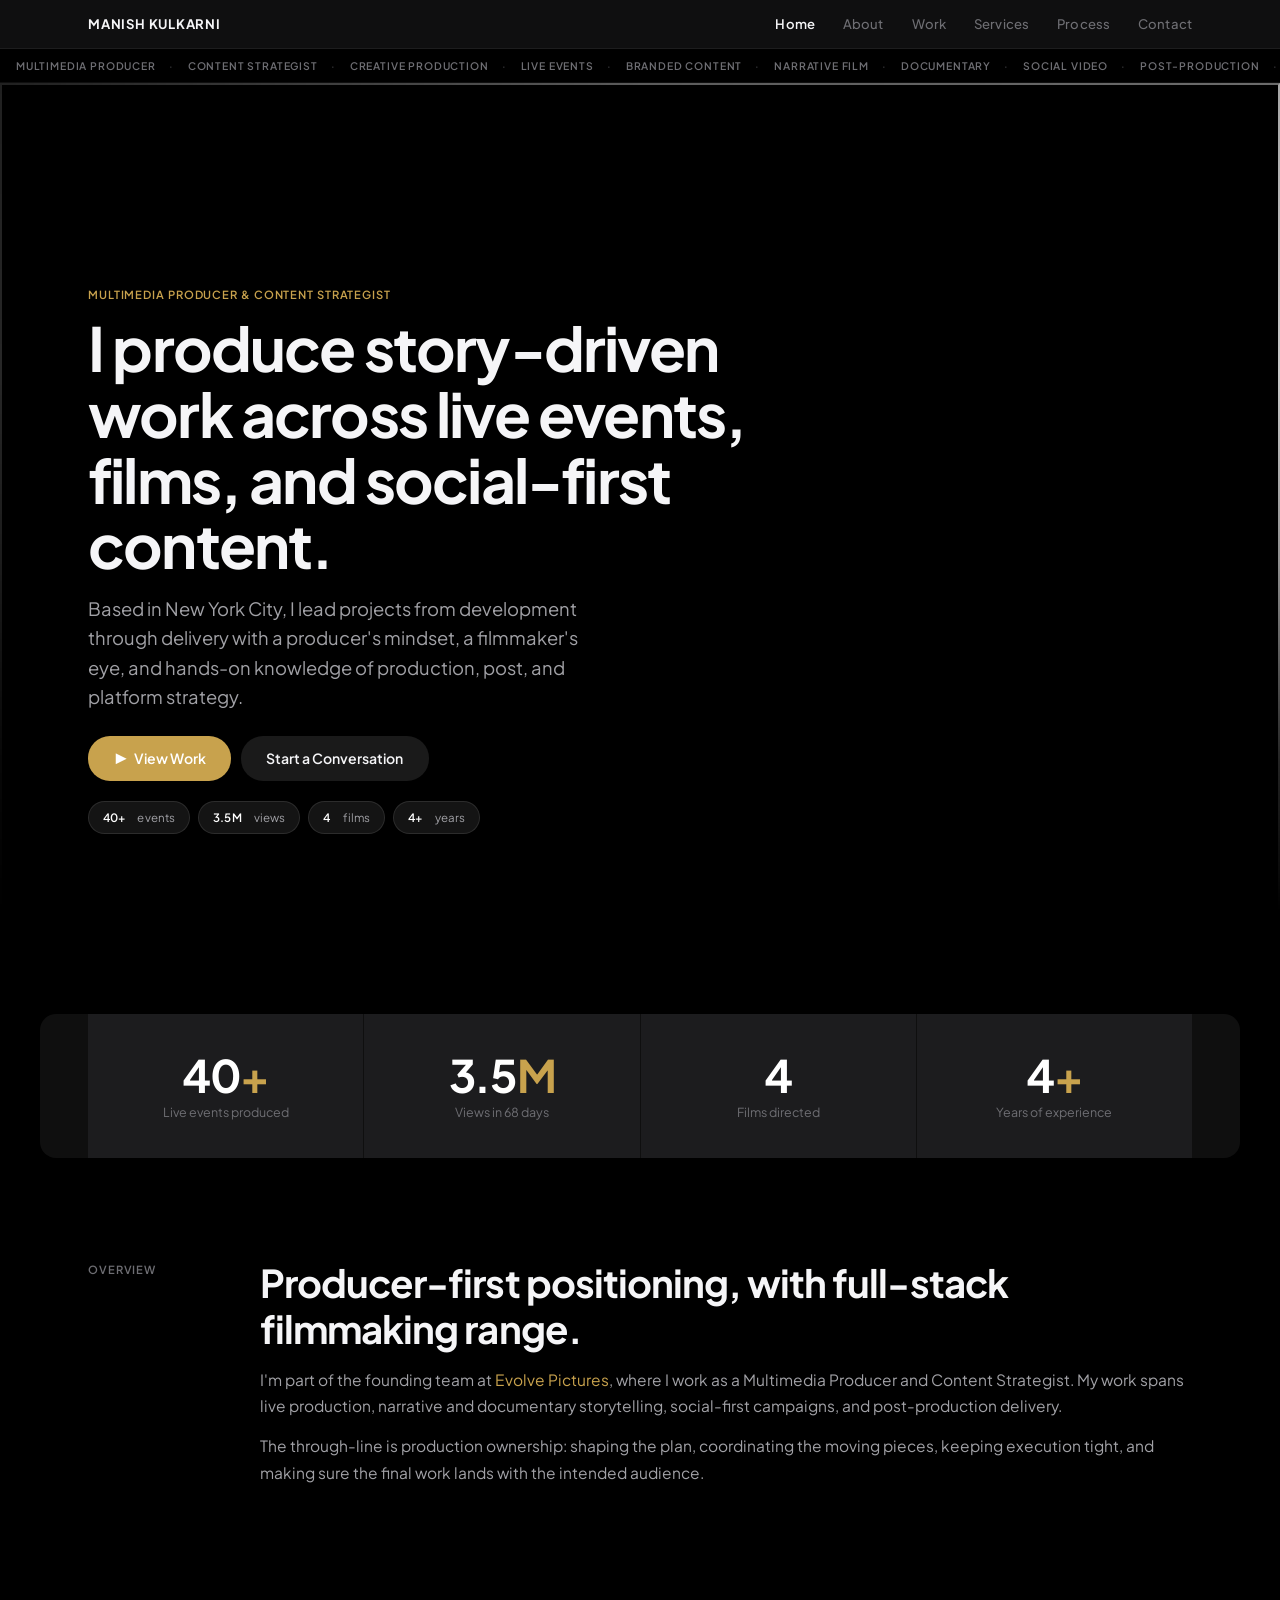
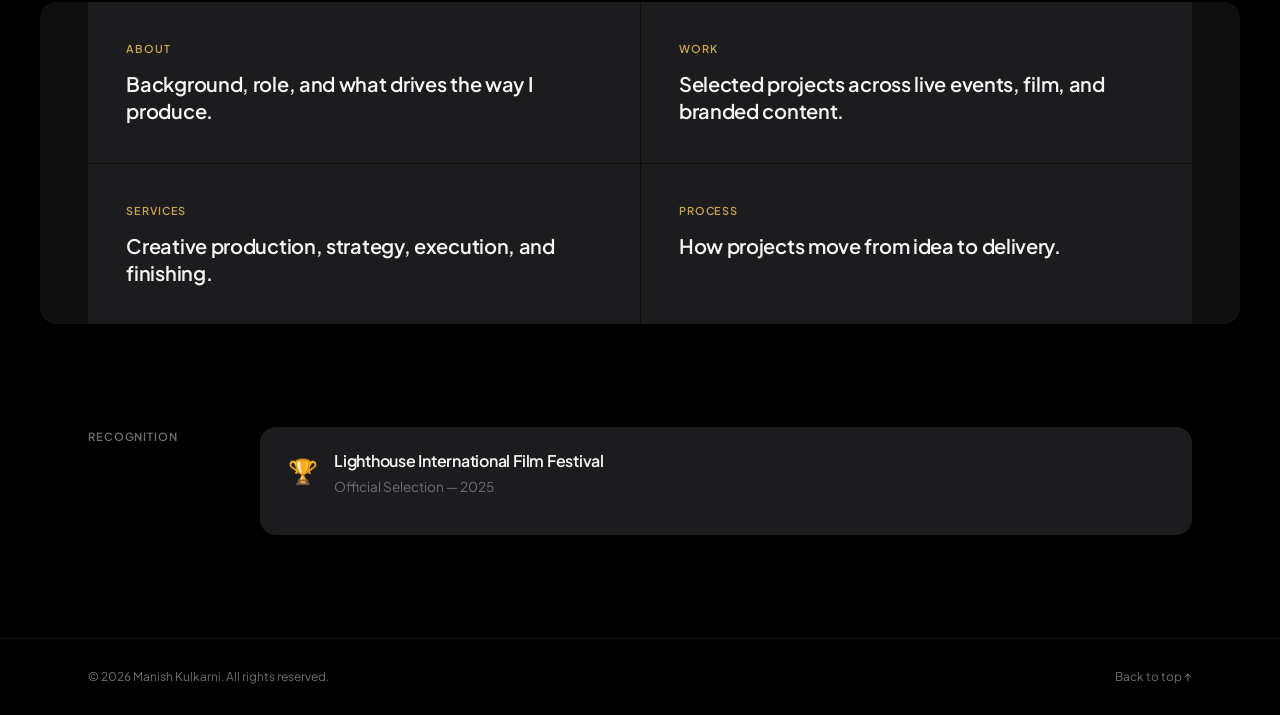
<file: index.html>
<!DOCTYPE html>
<html lang="en">
<head>
  <meta charset="UTF-8" />
  <meta name="viewport" content="width=device-width, initial-scale=1.0" />
  <meta name="theme-color" content="#000000" />
  <link rel="preconnect" href="https://fonts.googleapis.com" />
  <link rel="preconnect" href="https://fonts.gstatic.com" crossorigin />
  <link href="https://fonts.googleapis.com/css2?family=Plus+Jakarta+Sans:wght@400;500;600;700;800&display=swap" rel="stylesheet" />
  <link rel="stylesheet" href="styles.css" />
  <title>Manish Kulkarni | Multimedia Producer & Content Strategist</title>
  <meta name="description" content="Multimedia Producer and Content Strategist based in New York City, producing live events, films, and social-first content from development through delivery." />
  <link rel="canonical" href="https://manishkulkarni.com" />
  <meta property="og:title" content="Manish Kulkarni | Multimedia Producer & Content Strategist" />
  <meta property="og:description" content="Multimedia Producer and Content Strategist based in New York City, producing live events, films, and social-first content from development through delivery." />
  <meta property="og:image" content="https://img.youtube.com/vi/apMcm9dKz2E/maxresdefault.jpg" />
  <meta property="og:url" content="https://manishkulkarni.com" />
  <meta property="og:type" content="website" />
  <meta property="og:site_name" content="Manish Kulkarni" />
  <meta name="twitter:card" content="summary_large_image" />
  <meta name="twitter:title" content="Manish Kulkarni | Multimedia Producer & Content Strategist" />
  <meta name="twitter:description" content="Multimedia Producer and Content Strategist based in New York City, producing live events, films, and social-first content from development through delivery." />
  <meta name="twitter:image" content="https://img.youtube.com/vi/apMcm9dKz2E/maxresdefault.jpg" />
  <script type="application/ld+json">{
  "@context": "https://schema.org",
  "@type": "Person",
  "name": "Manish Kulkarni",
  "jobTitle": "Multimedia Producer & Content Strategist",
  "description": "Multimedia Producer and Content Strategist based in New York City.",
  "url": "https://manishkulkarni.com",
  "sameAs": ["https://www.instagram.com/manishkulkarnii", "https://linkedin.com/in/manishkulkarni-", "https://vimeo.com/manishkulkarni", "https://www.youtube.com/@Evolvepictures"]
}</script>
</head>

<body>
  <header class="site-header" id="top">
    <div class="wrapper header-inner">
      <a href="index.html" class="brand">MANISH KULKARNI</a>
      <button class="nav-toggle" aria-label="Open menu" aria-expanded="false" aria-controls="site-nav">
        <span class="nav-toggle-bar"></span>
        <span class="nav-toggle-bar"></span>
        <span class="nav-toggle-bar"></span>
      </button>
      <nav class="site-nav" id="site-nav" aria-label="Main navigation">
        <a href="index.html" class="is-active">Home</a>
        <a href="about.html">About</a>
        <a href="work.html">Work</a>
        <a href="services.html">Services</a>
        <a href="process.html">Process</a>
        <a href="contact.html">Contact</a>
      </nav>
    </div>
  </header>

  <div class="skills-ticker" aria-label="Creative skills">
    <div class="skills-ticker-inner">
      <div class="skills-ticker-track" aria-hidden="true">
        <span>Multimedia Producer</span><span>Content Strategist</span><span>Creative Production</span><span>Live Events</span><span>Branded Content</span><span>Narrative Film</span><span>Documentary</span><span>Social Video</span><span>Post-Production</span><span>Multi-Camera</span><span>NYC</span><span>Lighthouse IFF 2025</span>
      </div>
      <div class="skills-ticker-track" aria-hidden="true">
        <span>Multimedia Producer</span><span>Content Strategist</span><span>Creative Production</span><span>Live Events</span><span>Branded Content</span><span>Narrative Film</span><span>Documentary</span><span>Social Video</span><span>Post-Production</span><span>Multi-Camera</span><span>NYC</span><span>Lighthouse IFF 2025</span>
      </div>
    </div>
  </div>

<main>
  <!-- ═══ BILLBOARD HERO — autoplay showreel ═══ -->
  <section class="hero-billboard" id="home-hero">
    <div class="hero-billboard-bg">
      <iframe
        src="https://player.vimeo.com/video/1177125672?autoplay=1&muted=1&loop=1&background=1&quality=1080p"
        allow="autoplay; fullscreen"
        allowfullscreen
        title="Showreel background"
        style="pointer-events:none;"
      ></iframe>
    </div>
    <div class="hero-billboard-content">
      <p class="eyebrow">Multimedia Producer &amp; Content Strategist</p>
      <h1>I produce story-driven work across live events, films, and social-first content.</h1>
      <p class="lede">Based in New York City, I lead projects from development through delivery with a producer's mindset, a filmmaker's eye, and hands-on knowledge of production, post, and platform strategy.</p>
      <div class="hero-actions">
        <a href="work.html#selected-work" class="btn btn-primary">▶&ensp;View Work</a>
        <a href="contact.html#reach-out" class="btn btn-ghost">Start a Conversation</a>
      </div>
      <div class="hero-stat-pills">
        <span class="hero-stat-pill"><span class="stat-value">40+</span>&nbsp;<span class="stat-label">events</span></span>
        <span class="hero-stat-pill"><span class="stat-value">3.5M</span>&nbsp;<span class="stat-label">views</span></span>
        <span class="hero-stat-pill"><span class="stat-value">4</span>&nbsp;<span class="stat-label">films</span></span>
        <span class="hero-stat-pill"><span class="stat-value">4+</span>&nbsp;<span class="stat-label">years</span></span>
      </div>
    </div>
  </section>

  <!-- ═══ STATS ═══ -->
  <section class="wrapper stats-strip reveal" aria-label="Key stats" id="home-stats">
    <div class="stat-item"><span class="stat-number">40<span class="stat-plus">+</span></span><p>Live events produced</p></div>
    <div class="stat-item"><span class="stat-number">3.5<span class="stat-plus">M</span></span><p>Views in 68 days</p></div>
    <div class="stat-item"><span class="stat-number">4</span><p>Films directed</p></div>
    <div class="stat-item"><span class="stat-number">4<span class="stat-plus">+</span></span><p>Years of experience</p></div>
  </section>

  <!-- ═══ OVERVIEW ═══ -->
  <section class="wrapper split-section reveal" id="home-overview">
    <div class="section-label">Overview</div>
    <div class="section-content">
      <h2>Producer-first positioning, with full-stack filmmaking range.</h2>
      <p>I'm part of the founding team at <a href="https://evolvepictures.com/" target="_blank" rel="noopener">Evolve Pictures</a>, where I work as a Multimedia Producer and Content Strategist. My work spans live production, narrative and documentary storytelling, social-first campaigns, and post-production delivery.</p>
      <p>The through-line is production ownership: shaping the plan, coordinating the moving pieces, keeping execution tight, and making sure the final work lands with the intended audience.</p>
    </div>
  </section>

  <!-- ═══ PAGE NAVIGATION GRID ═══ -->
  <section class="wrapper home-grid reveal" id="home-pages">
    <a class="feature-card" href="about.html#story">
      <span class="feature-kicker">About</span>
      <h3>Background, role, and what drives the way I produce.</h3>
    </a>
    <a class="feature-card" href="work.html#selected-work">
      <span class="feature-kicker">Work</span>
      <h3>Selected projects across live events, film, and branded content.</h3>
    </a>
    <a class="feature-card" href="services.html#offerings">
      <span class="feature-kicker">Services</span>
      <h3>Creative production, strategy, execution, and finishing.</h3>
    </a>
    <a class="feature-card" href="process.html#approach">
      <span class="feature-kicker">Process</span>
      <h3>How projects move from idea to delivery.</h3>
    </a>
  </section>

  <!-- ═══ RECOGNITION ═══ -->
  <section class="wrapper recognition-block reveal" id="home-recognition">
    <div class="section-label">Recognition</div>
    <div class="section-content">
      <div class="recognition-item">
        <span class="recognition-badge">🏆</span>
        <div>
          <h3>Lighthouse International Film Festival</h3>
          <p>Official Selection — 2025</p>
        </div>
      </div>
    </div>
  </section>
</main>

  <footer class="site-footer">
    <div class="wrapper footer-inner">
      <p class="footer-copy">© <span id="footer-year"></span> Manish Kulkarni. All rights reserved.</p>
      <a href="#top" class="footer-back-top">Back to top ↑</a>
    </div>
  </footer>

  <div class="video-modal" id="video-modal" role="dialog" aria-modal="true" aria-label="Video player" hidden>
    <div class="video-modal-backdrop"></div>
    <div class="video-modal-container">
      <div class="video-modal-header">
        <span class="video-modal-title" id="video-modal-title"></span>
        <button class="video-modal-close" aria-label="Close video">×</button>
      </div>
      <div class="video-modal-player">
        <iframe id="video-modal-iframe" src="" title="YouTube video player" frameborder="0" allow="accelerometer; autoplay; clipboard-write; encrypted-media; gyroscope; picture-in-picture; web-share" allowfullscreen></iframe>
      </div>
      <a class="video-modal-yt-link" id="video-modal-yt-link" href="#" target="_blank" rel="noopener">Watch on YouTube ↗</a>
    </div>
  </div>

  <script src="script.js" defer></script>
</body>
</html>
</file>
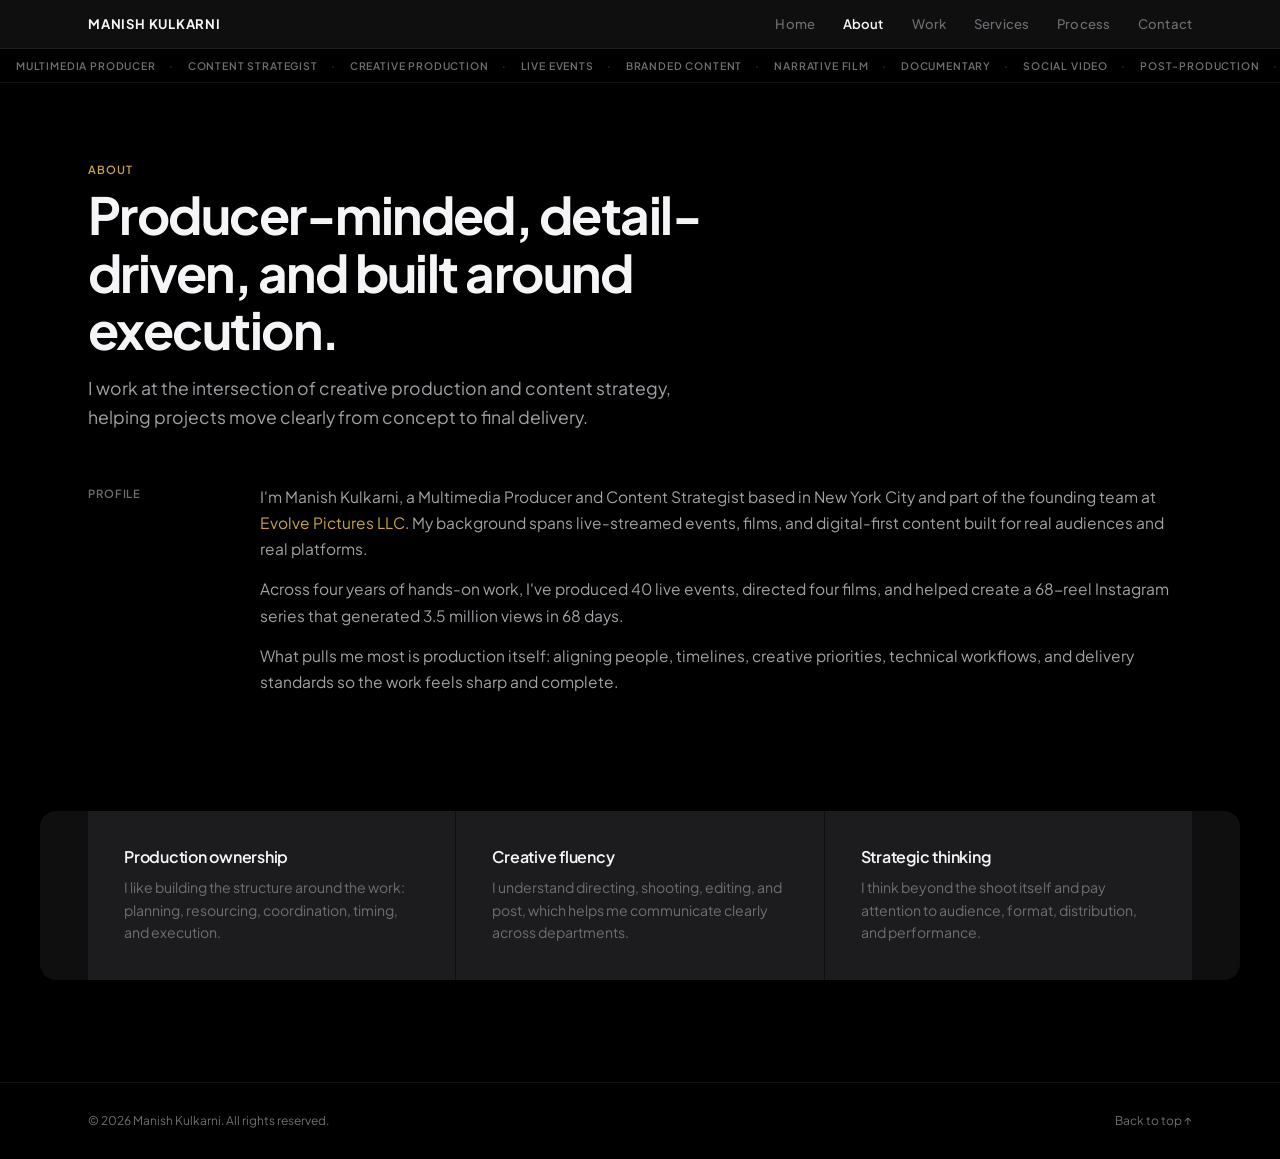
<file: about.html>
<!DOCTYPE html>
<html lang="en">
<head>
  <meta charset="UTF-8" />
  <meta name="viewport" content="width=device-width, initial-scale=1.0" />
  <meta name="theme-color" content="#000000" />
  <link rel="preconnect" href="https://fonts.googleapis.com" />
  <link rel="preconnect" href="https://fonts.gstatic.com" crossorigin />
  <link href="https://fonts.googleapis.com/css2?family=Plus+Jakarta+Sans:wght@400;500;600;700;800&display=swap" rel="stylesheet" />
  <link rel="stylesheet" href="styles.css" />
  <title>About | Manish Kulkarni</title>
  <meta name="description" content="About Manish Kulkarni, a Multimedia Producer and Content Strategist focused on production leadership, story development, and delivery across formats." />
  <link rel="canonical" href="https://manishkulkarni.com/about.html" />
  <meta property="og:title" content="About | Manish Kulkarni" />
  <meta property="og:description" content="About Manish Kulkarni, a Multimedia Producer and Content Strategist focused on production leadership, story development, and delivery across formats." />
  <meta property="og:image" content="https://img.youtube.com/vi/apMcm9dKz2E/maxresdefault.jpg" />
  <meta property="og:url" content="https://manishkulkarni.com/about.html" />
  <meta property="og:type" content="website" />
  <meta property="og:site_name" content="Manish Kulkarni" />
  <meta name="twitter:card" content="summary_large_image" />
  <meta name="twitter:title" content="About | Manish Kulkarni" />
  <meta name="twitter:description" content="About Manish Kulkarni, a Multimedia Producer and Content Strategist focused on production leadership, story development, and delivery across formats." />
  <meta name="twitter:image" content="https://img.youtube.com/vi/apMcm9dKz2E/maxresdefault.jpg" />
  <script type="application/ld+json">{
  "@context": "https://schema.org",
  "@type": "Person",
  "name": "Manish Kulkarni",
  "jobTitle": "Multimedia Producer & Content Strategist",
  "description": "Multimedia Producer and Content Strategist based in New York City.",
  "url": "https://manishkulkarni.com",
  "sameAs": ["https://www.instagram.com/manishkulkarnii", "https://linkedin.com/in/manishkulkarni-", "https://vimeo.com/manishkulkarni", "https://www.youtube.com/@Evolvepictures"]
}</script>
</head>

<body>
  <header class="site-header" id="top">
    <div class="wrapper header-inner">
      <a href="index.html" class="brand">MANISH KULKARNI</a>
      <button class="nav-toggle" aria-label="Open menu" aria-expanded="false" aria-controls="site-nav">
        <span class="nav-toggle-bar"></span>
        <span class="nav-toggle-bar"></span>
        <span class="nav-toggle-bar"></span>
      </button>
      <nav class="site-nav" id="site-nav" aria-label="Main navigation">
        <a href="index.html">Home</a>
        <a href="about.html" class="is-active">About</a>
        <a href="work.html">Work</a>
        <a href="services.html">Services</a>
        <a href="process.html">Process</a>
        <a href="contact.html">Contact</a>
      </nav>
    </div>
  </header>
  <div class="skills-ticker" aria-label="Creative skills">
    <div class="skills-ticker-inner">
      <div class="skills-ticker-track" aria-hidden="true">
        <span>Multimedia Producer</span><span>Content Strategist</span><span>Creative Production</span><span>Live Events</span><span>Branded Content</span><span>Narrative Film</span><span>Documentary</span><span>Social Video</span><span>Post-Production</span><span>Multi-Camera</span><span>NYC</span><span>Lighthouse IFF 2025</span>
      </div>
      <div class="skills-ticker-track" aria-hidden="true">
        <span>Multimedia Producer</span><span>Content Strategist</span><span>Creative Production</span><span>Live Events</span><span>Branded Content</span><span>Narrative Film</span><span>Documentary</span><span>Social Video</span><span>Post-Production</span><span>Multi-Camera</span><span>NYC</span><span>Lighthouse IFF 2025</span>
      </div>
    </div>
  </div>

<main>
  <section class="page-hero wrapper reveal" id="story">
    <p class="eyebrow">About</p>
    <h1>Producer-minded, detail-driven, and built around execution.</h1>
    <p class="lede">I work at the intersection of creative production and content strategy, helping projects move clearly from concept to final delivery.</p>
  </section>
  <section class="wrapper split-section reveal" id="profile">
    <div class="section-label">Profile</div>
    <div class="section-content about-copy">
      <p>I'm Manish Kulkarni, a Multimedia Producer and Content Strategist based in New York City and part of the founding team at <a href="https://evolvepictures.com/" target="_blank" rel="noopener">Evolve Pictures LLC</a>. My background spans live-streamed events, films, and digital-first content built for real audiences and real platforms.</p>
      <p>Across four years of hands-on work, I've produced 40 live events, directed four films, and helped create a 68-reel Instagram series that generated 3.5 million views in 68 days.</p>
      <p>What pulls me most is production itself: aligning people, timelines, creative priorities, technical workflows, and delivery standards so the work feels sharp and complete.</p>
    </div>
  </section>
  <section class="wrapper values-grid reveal" id="strengths">
    <article class="value-card"><h3>Production ownership</h3><p>I like building the structure around the work: planning, resourcing, coordination, timing, and execution.</p></article>
    <article class="value-card"><h3>Creative fluency</h3><p>I understand directing, shooting, editing, and post, which helps me communicate clearly across departments.</p></article>
    <article class="value-card"><h3>Strategic thinking</h3><p>I think beyond the shoot itself and pay attention to audience, format, distribution, and performance.</p></article>
  </section>
</main>

  <footer class="site-footer">
    <div class="wrapper footer-inner">
      <p class="footer-copy">© <span id="footer-year"></span> Manish Kulkarni. All rights reserved.</p>
      <a href="#top" class="footer-back-top">Back to top ↑</a>
    </div>
  </footer>

  <div class="video-modal" id="video-modal" role="dialog" aria-modal="true" aria-label="Video player" hidden>
    <div class="video-modal-backdrop"></div>
    <div class="video-modal-container">
      <div class="video-modal-header">
        <span class="video-modal-title" id="video-modal-title"></span>
        <button class="video-modal-close" aria-label="Close video">×</button>
      </div>
      <div class="video-modal-player">
        <iframe id="video-modal-iframe" src="" title="YouTube video player" frameborder="0" allow="accelerometer; autoplay; clipboard-write; encrypted-media; gyroscope; picture-in-picture; web-share" allowfullscreen></iframe>
      </div>
      <a class="video-modal-yt-link" id="video-modal-yt-link" href="#" target="_blank" rel="noopener">Watch on YouTube ↗</a>
    </div>
  </div>

  <script src="script.js" defer></script>
</body>
</html>
</file>
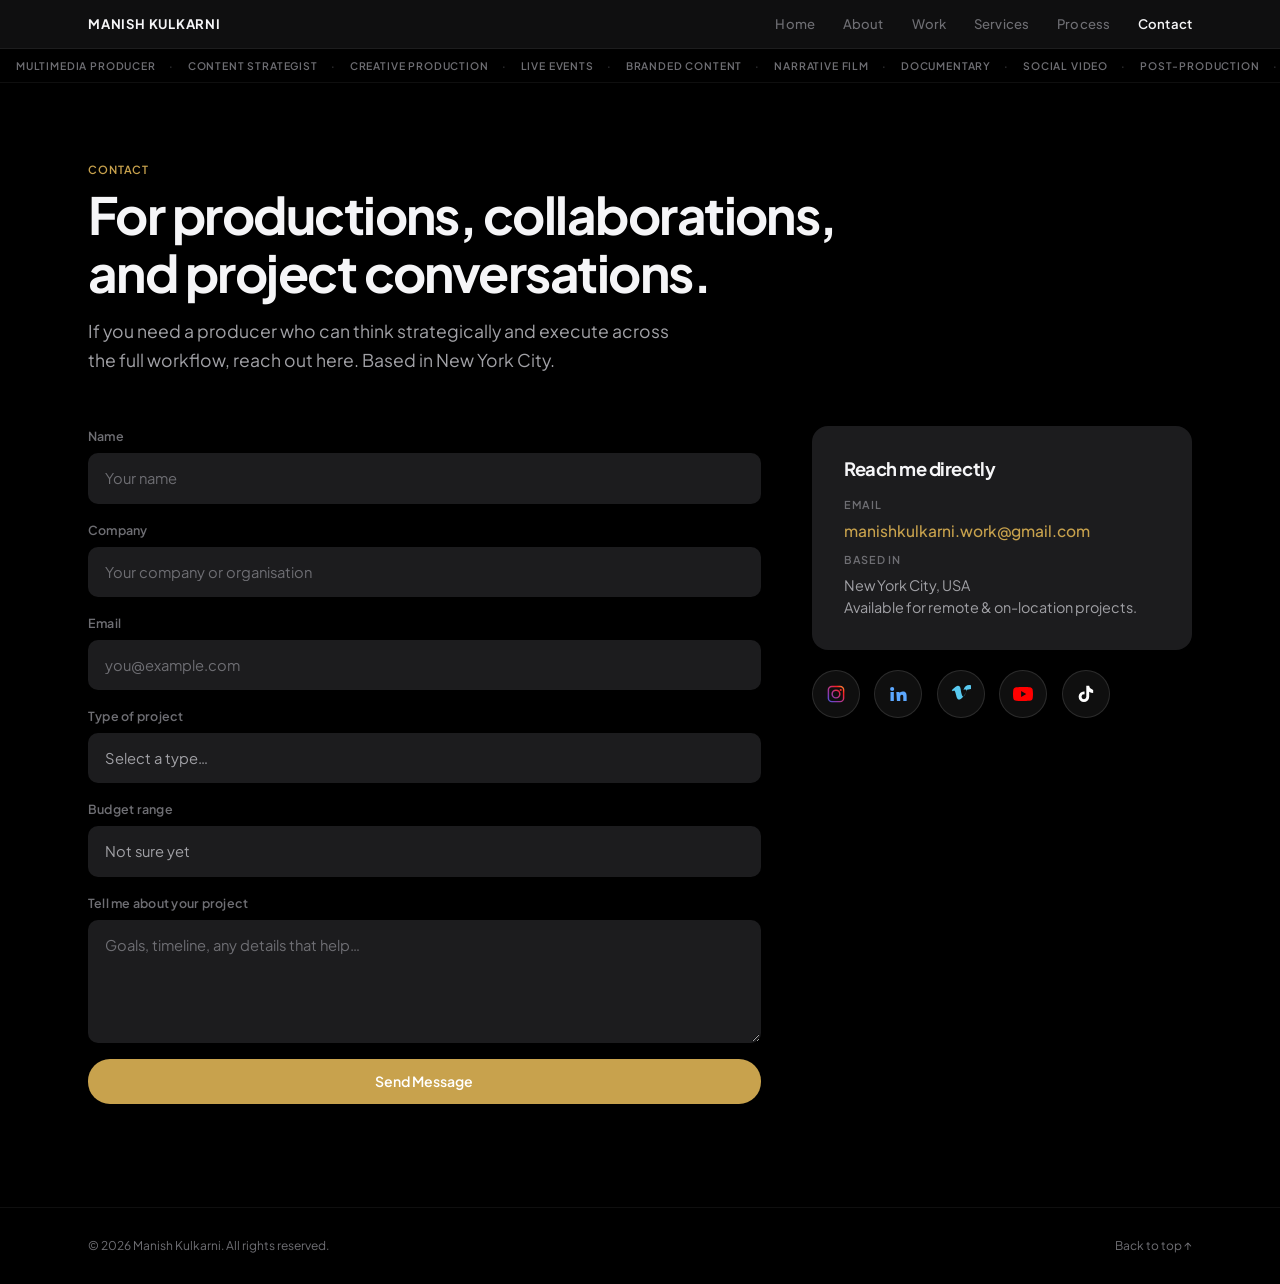
<file: contact.html>
<!DOCTYPE html>
<html lang="en">
<head>
  <meta charset="UTF-8" />
  <meta name="viewport" content="width=device-width, initial-scale=1.0" />
  <meta name="theme-color" content="#000000" />
  <link rel="preconnect" href="https://fonts.googleapis.com" />
  <link rel="preconnect" href="https://fonts.gstatic.com" crossorigin />
  <link href="https://fonts.googleapis.com/css2?family=Plus+Jakarta+Sans:wght@400;500;600;700;800&display=swap" rel="stylesheet" />
  <link rel="stylesheet" href="styles.css" />
  <title>Contact | Manish Kulkarni</title>
  <meta name="description" content="Contact Manish Kulkarni for production collaborations, live events, films, and content strategy projects." />
  <link rel="canonical" href="https://manishkulkarni.com/contact.html" />
  <meta property="og:title" content="Contact | Manish Kulkarni" />
  <meta property="og:description" content="Contact Manish Kulkarni for production collaborations, live events, films, and content strategy projects." />
  <meta property="og:image" content="https://img.youtube.com/vi/apMcm9dKz2E/maxresdefault.jpg" />
  <meta property="og:url" content="https://manishkulkarni.com/contact.html" />
  <meta property="og:type" content="website" />
  <meta property="og:site_name" content="Manish Kulkarni" />
  <meta name="twitter:card" content="summary_large_image" />
  <meta name="twitter:title" content="Contact | Manish Kulkarni" />
  <meta name="twitter:description" content="Contact Manish Kulkarni for production collaborations, live events, films, and content strategy projects." />
  <meta name="twitter:image" content="https://img.youtube.com/vi/apMcm9dKz2E/maxresdefault.jpg" />
  <script type="application/ld+json">{
  "@context": "https://schema.org",
  "@type": "Person",
  "name": "Manish Kulkarni",
  "jobTitle": "Multimedia Producer & Content Strategist",
  "description": "Multimedia Producer and Content Strategist based in New York City.",
  "url": "https://manishkulkarni.com",
  "sameAs": ["https://www.instagram.com/manishkulkarnii", "https://linkedin.com/in/manishkulkarni-", "https://vimeo.com/manishkulkarni", "https://www.youtube.com/@Evolvepictures"]
}</script>
</head>

<body>
  <header class="site-header" id="top">
    <div class="wrapper header-inner">
      <a href="index.html" class="brand">MANISH KULKARNI</a>
      <button class="nav-toggle" aria-label="Open menu" aria-expanded="false" aria-controls="site-nav">
        <span class="nav-toggle-bar"></span>
        <span class="nav-toggle-bar"></span>
        <span class="nav-toggle-bar"></span>
      </button>
      <nav class="site-nav" id="site-nav" aria-label="Main navigation">
        <a href="index.html">Home</a>
        <a href="about.html">About</a>
        <a href="work.html">Work</a>
        <a href="services.html">Services</a>
        <a href="process.html">Process</a>
        <a href="contact.html" class="is-active">Contact</a>
      </nav>
    </div>
  </header>

  <div class="skills-ticker" aria-label="Creative skills">
    <div class="skills-ticker-inner">
      <div class="skills-ticker-track" aria-hidden="true">
        <span>Multimedia Producer</span><span>Content Strategist</span><span>Creative Production</span><span>Live Events</span><span>Branded Content</span><span>Narrative Film</span><span>Documentary</span><span>Social Video</span><span>Post-Production</span><span>Multi-Camera</span><span>NYC</span><span>Lighthouse IFF 2025</span>
      </div>
      <div class="skills-ticker-track" aria-hidden="true">
        <span>Multimedia Producer</span><span>Content Strategist</span><span>Creative Production</span><span>Live Events</span><span>Branded Content</span><span>Narrative Film</span><span>Documentary</span><span>Social Video</span><span>Post-Production</span><span>Multi-Camera</span><span>NYC</span><span>Lighthouse IFF 2025</span>
      </div>
    </div>
  </div>

  <main>

    <section class="page-hero wrapper reveal" id="reach-out">
      <p class="eyebrow">Contact</p>
      <h1>For productions, collaborations, and project conversations.</h1>
      <p class="lede">If you need a producer who can think strategically and execute across the full workflow, reach out here. Based in New York City.</p>
    </section>

    <section class="wrapper contact-layout reveal" id="contact-form-section">

      <form class="contact-form" id="contact-form" name="contact"
            action="https://formspree.io/f/meernrlp"
            method="POST" aria-label="Contact form">

        <div class="form-row">
          <label for="c-name">Name</label>
          <input type="text" id="c-name" name="name"
                 placeholder="Your name" required autocomplete="name" />
        </div>

        <div class="form-row">
          <label for="c-company">Company</label>
          <input type="text" id="c-company" name="company"
                 placeholder="Your company or organisation" autocomplete="organization" />
        </div>

        <div class="form-row">
          <label for="c-email">Email</label>
          <input type="email" id="c-email" name="email"
                 placeholder="you@example.com" required autocomplete="email" />
        </div>

        <div class="form-row">
          <label for="c-type">Type of project</label>
          <select id="c-type" name="project_type">
            <option value="">Select a type&hellip;</option>
            <option>Live Event Production</option>
            <option>Corporate Video</option>
            <option>Commercial / Advertising</option>
            <option>Branded Content</option>
            <option>Documentary / Short Film</option>
            <option>Social Media Content</option>
            <option>Post-Production / Editing</option>
            <option>Content Strategy</option>
            <option>Other</option>
          </select>
        </div>

        <div class="form-row">
          <label for="c-budget">Budget range</label>
          <select id="c-budget" name="budget">
            <option value="">Not sure yet</option>
            <option>Under $5,000</option>
            <option>$5,000 &ndash; $15,000</option>
            <option>$15,000 &ndash; $30,000</option>
            <option>$30,000+</option>
          </select>
        </div>

        <div class="form-row">
          <label for="c-message">Tell me about your project</label>
          <textarea id="c-message" name="message" rows="4"
                    placeholder="Goals, timeline, any details that help&hellip;"></textarea>
        </div>

        <button type="submit" class="btn btn-primary" id="contact-submit-btn">Send Message</button>
        <p class="form-feedback" id="form-feedback" aria-live="polite" hidden></p>

      </form>

      <div class="contact-sidebar">

        <div class="contact-info-card">
          <h2>Reach me directly</h2>
          <span class="contact-info-label">Email</span>
          <p id="contact-email-display">
            <a href="mailto:manishkulkarni.work@gmail.com?subject=Project%20Inquiry" style="color:var(--accent); font-size:0.97rem; font-weight:500; word-break:break-all;">manishkulkarni.work@gmail.com</a>
          </p>
          <div class="contact-location">
            <span class="contact-info-label">Based in</span>
            <p>New York City, USA<br />Available for remote &amp; on-location projects.</p>
          </div>
        </div>

        <div class="social-icons-row" aria-label="Social links">

          <a class="social-icon-btn instagram"
             href="https://www.instagram.com/manishkulkarnii"
             target="_blank" rel="noopener" aria-label="Instagram">
            <svg viewBox="0 0 24 24" aria-hidden="true">
              <defs>
                <linearGradient id="ig-grad" x1="0%" y1="100%" x2="100%" y2="0%">
                  <stop offset="0%"   stop-color="#405de6"/>
                  <stop offset="25%"  stop-color="#833ab4"/>
                  <stop offset="50%"  stop-color="#c13584"/>
                  <stop offset="75%"  stop-color="#fd1d1d"/>
                  <stop offset="100%" stop-color="#fcaf45"/>
                </linearGradient>
              </defs>
              <path fill="url(#ig-grad)" d="M7 2h10a5 5 0 0 1 5 5v10a5 5 0 0 1-5 5H7a5 5 0 0 1-5-5V7a5 5 0 0 1 5-5zm0 1.75A3.25 3.25 0 0 0 3.75 7v10A3.25 3.25 0 0 0 7 20.25h10A3.25 3.25 0 0 0 20.25 17V7A3.25 3.25 0 0 0 17 3.75H7zm5 2.75A5.5 5.5 0 1 1 6.5 12 5.5 5.5 0 0 1 12 6.5zm0 1.75A3.75 3.75 0 1 0 15.75 12 3.75 3.75 0 0 0 12 8.25zm5.65-2.38a1.25 1.25 0 1 1-1.25 1.25 1.25 1.25 0 0 1 1.25-1.25z"/>
            </svg>
          </a>

          <a class="social-icon-btn linkedin"
             href="https://linkedin.com/in/manishkulkarni-"
             target="_blank" rel="noopener" aria-label="LinkedIn">
            <svg viewBox="0 0 24 24" aria-hidden="true" fill="currentColor">
              <path d="M4.98 3.5A2.48 2.48 0 1 0 5 8.46 2.48 2.48 0 0 0 4.98 3.5zM3 9.5h4v11H3zm7 0h3.83V11h.05c.53-.95 1.82-1.95 3.74-1.95 4 0 4.74 2.54 4.74 5.84v5.61h-4v-4.97c0-1.19-.02-2.72-1.7-2.72-1.7 0-1.96 1.29-1.96 2.63v5.06h-4z"/>
            </svg>
          </a>

          <a class="social-icon-btn vimeo"
             href="https://vimeo.com/manishkulkarni"
             target="_blank" rel="noopener" aria-label="Vimeo">
            <svg viewBox="0 0 24 24" aria-hidden="true" fill="currentColor">
              <path d="M22.23 6.73c-.09 1.92-1.43 4.55-4.02 7.88-2.67 3.47-4.93 5.2-6.77 5.2-1.15 0-2.11-1.05-2.9-3.16-.53-1.94-1.07-3.89-1.6-5.83-.59-2.12-1.23-3.17-1.92-3.17-.15 0-.67.32-1.57.95L2 7.2c1.34-1.18 2.66-2.36 3.97-3.53C7.76 2.14 9.1 1.33 9.98 1.27c2.1-.21 3.4 1.22 3.89 4.27.53 3.28.91 5.31 1.13 6.12.63 2.72 1.31 4.08 2.07 4.08.58 0 1.46-.92 2.63-2.78 1.17-1.85 1.79-3.25 1.87-4.21.16-1.58-.47-2.37-1.88-2.37-.67 0-1.36.15-2.07.46 1.37-4.47 3.98-6.64 7.84-6.51 2.85.09 4.19 1.81 4.03 5.14z" transform="scale(.9) translate(-1 1)"/>
            </svg>
          </a>

          <a class="social-icon-btn youtube"
             href="https://www.youtube.com/@Evolvepictures"
             target="_blank" rel="noopener" aria-label="YouTube">
            <svg viewBox="0 0 24 24" aria-hidden="true" fill="currentColor">
              <path d="M23.5 6.2a3.03 3.03 0 0 0-2.13-2.14C19.52 3.5 12 3.5 12 3.5s-7.52 0-9.37.56A3.03 3.03 0 0 0 .5 6.2 31.66 31.66 0 0 0 0 12a31.66 31.66 0 0 0 .5 5.8 3.03 3.03 0 0 0 2.13 2.14c1.85.56 9.37.56 9.37.56s7.52 0 9.37-.56a3.03 3.03 0 0 0 2.13-2.14A31.66 31.66 0 0 0 24 12a31.66 31.66 0 0 0-.5-5.8zM9.75 15.52V8.48L15.9 12z"/>
            </svg>
          </a>

          <a class="social-icon-btn tiktok"
             href="https://www.tiktok.com/@manishkulkarnii"
             target="_blank" rel="noopener" aria-label="TikTok">
            <svg viewBox="0 0 24 24" aria-hidden="true" fill="currentColor">
              <path d="M19.59 6.69a4.83 4.83 0 0 1-3.77-4.25V2h-3.45v13.67a2.89 2.89 0 0 1-2.88 2.5 2.89 2.89 0 0 1-2.89-2.89 2.89 2.89 0 0 1 2.89-2.89c.28 0 .54.04.79.1V9.01a6.27 6.27 0 0 0-.79-.05 6.34 6.34 0 0 0-6.34 6.34 6.34 6.34 0 0 0 6.34 6.34 6.34 6.34 0 0 0 6.33-6.34V9.23a8.16 8.16 0 0 0 4.77 1.52V7.3a4.85 4.85 0 0 1-1-.61z"/>
            </svg>
          </a>

        </div>
      </div>

    </section>
  </main>

  <footer class="site-footer">
    <div class="wrapper footer-inner">
      <p class="footer-copy">&copy; <span id="footer-year"></span> Manish Kulkarni. All rights reserved.</p>
      <a href="#top" class="footer-back-top">Back to top &uarr;</a>
    </div>
  </footer>

  <div class="video-modal" id="video-modal" role="dialog" aria-modal="true" aria-label="Video player" hidden>
    <div class="video-modal-backdrop"></div>
    <div class="video-modal-container">
      <div class="video-modal-header">
        <span class="video-modal-title" id="video-modal-title"></span>
        <button class="video-modal-close" aria-label="Close video">&times;</button>
      </div>
      <div class="video-modal-player">
        <iframe id="video-modal-iframe" src="" title="YouTube video player" frameborder="0"
          allow="accelerometer; autoplay; clipboard-write; encrypted-media; gyroscope; picture-in-picture; web-share"
          allowfullscreen></iframe>
      </div>
      <a class="video-modal-yt-link" id="video-modal-yt-link" href="#" target="_blank" rel="noopener">Watch on YouTube &nearr;</a>
    </div>
  </div>

  <script>
    /* AJAX form — user never leaves the page */
    (function () {
      var form = document.getElementById('contact-form');
      var btn  = document.getElementById('contact-submit-btn');
      var fb   = document.getElementById('form-feedback');
      if (!form) return;
      form.addEventListener('submit', function (e) {
        e.preventDefault();
        btn.textContent = 'Sending\u2026';
        btn.disabled = true;
        fetch(form.action, {
          method: 'POST',
          body: new FormData(form),
          headers: { Accept: 'application/json' }
        })
        .then(function (r) {
          if (r.ok) {
            fb.textContent = '\u2713 Message sent \u2014 I\u2019ll be in touch soon.';
            fb.style.color = '#30d158';
            form.reset();
          } else { throw new Error(); }
        })
        .catch(function () {
          fb.textContent = 'Something went wrong \u2014 please email me directly.';
          fb.style.color = '#ff453a';
        })
        .finally(function () {
          fb.hidden = false;
          btn.textContent = 'Send Message';
          btn.disabled = false;
        });
      });
    }());
  </script>

  <script src="script.js" defer></script>
</body>
</html>
</file>
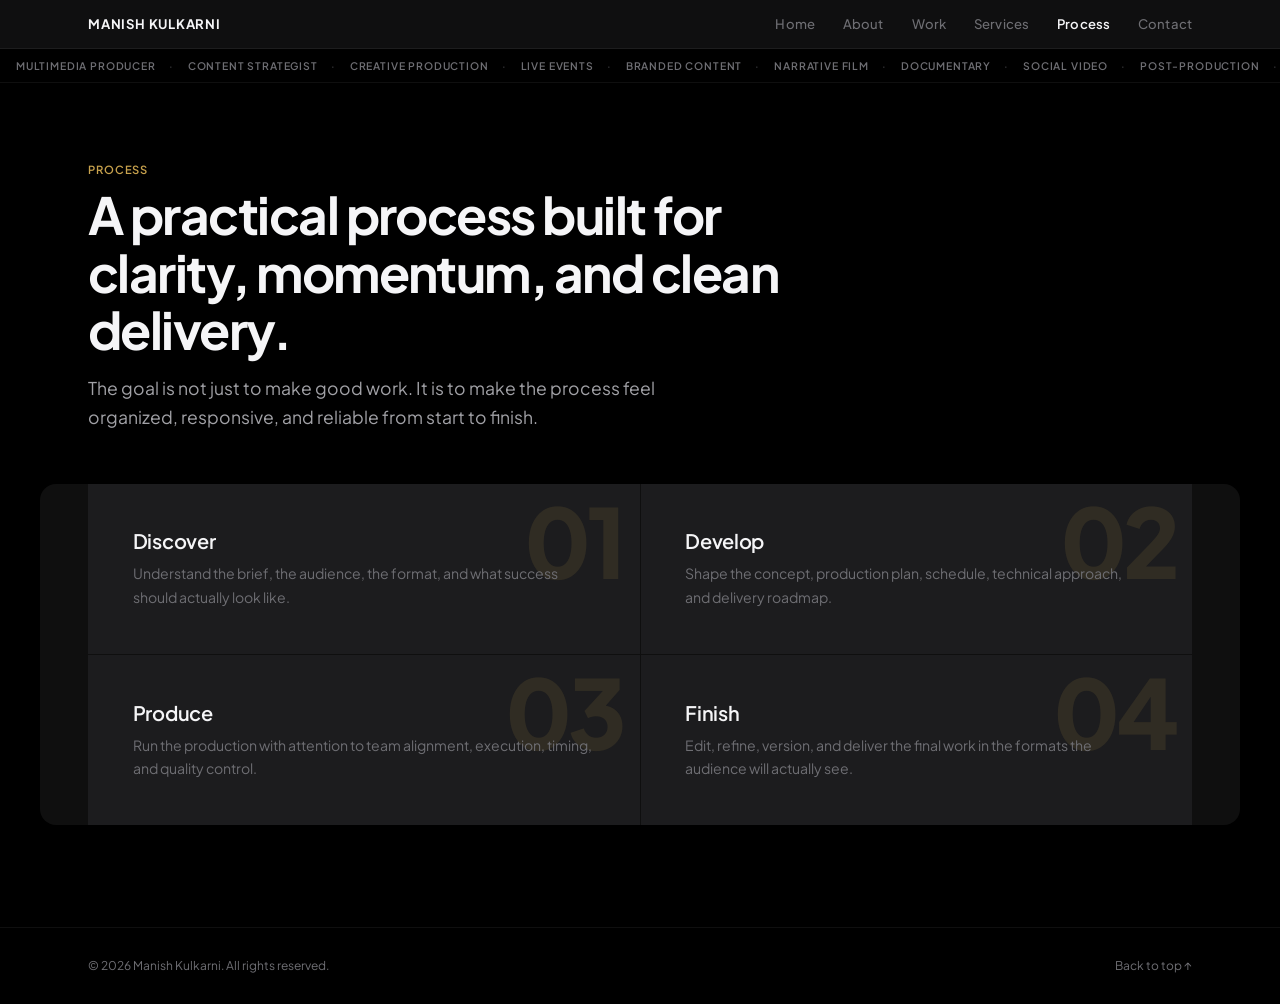
<file: process.html>
<!DOCTYPE html>
<html lang="en">
<head>
  <meta charset="UTF-8" />
  <meta name="viewport" content="width=device-width, initial-scale=1.0" />
  <meta name="theme-color" content="#000000" />
  <link rel="preconnect" href="https://fonts.googleapis.com" />
  <link rel="preconnect" href="https://fonts.gstatic.com" crossorigin />
  <link href="https://fonts.googleapis.com/css2?family=Plus+Jakarta+Sans:wght@400;500;600;700;800&display=swap" rel="stylesheet" />
  <link rel="stylesheet" href="styles.css" />
  <title>Process | Manish Kulkarni</title>
  <meta name="description" content="Process page outlining how Manish Kulkarni moves projects from discovery through final delivery." />
  <link rel="canonical" href="https://manishkulkarni.com/process.html" />
  <meta property="og:title" content="Process | Manish Kulkarni" />
  <meta property="og:description" content="Process page outlining how Manish Kulkarni moves projects from discovery through final delivery." />
  <meta property="og:image" content="https://img.youtube.com/vi/apMcm9dKz2E/maxresdefault.jpg" />
  <meta property="og:url" content="https://manishkulkarni.com/process.html" />
  <meta property="og:type" content="website" />
  <meta property="og:site_name" content="Manish Kulkarni" />
  <meta name="twitter:card" content="summary_large_image" />
  <meta name="twitter:title" content="Process | Manish Kulkarni" />
  <meta name="twitter:description" content="Process page outlining how Manish Kulkarni moves projects from discovery through final delivery." />
  <meta name="twitter:image" content="https://img.youtube.com/vi/apMcm9dKz2E/maxresdefault.jpg" />
  <script type="application/ld+json">{
  "@context": "https://schema.org",
  "@type": "Person",
  "name": "Manish Kulkarni",
  "jobTitle": "Multimedia Producer & Content Strategist",
  "description": "Multimedia Producer and Content Strategist based in New York City.",
  "url": "https://manishkulkarni.com",
  "sameAs": ["https://www.instagram.com/manishkulkarnii", "https://linkedin.com/in/manishkulkarni-", "https://vimeo.com/manishkulkarni", "https://www.youtube.com/@Evolvepictures"]
}</script>
</head>

<body>
  <header class="site-header" id="top">
    <div class="wrapper header-inner">
      <a href="index.html" class="brand">MANISH KULKARNI</a>
      <button class="nav-toggle" aria-label="Open menu" aria-expanded="false" aria-controls="site-nav">
        <span class="nav-toggle-bar"></span>
        <span class="nav-toggle-bar"></span>
        <span class="nav-toggle-bar"></span>
      </button>
      <nav class="site-nav" id="site-nav" aria-label="Main navigation">
        <a href="index.html">Home</a>
        <a href="about.html">About</a>
        <a href="work.html">Work</a>
        <a href="services.html">Services</a>
        <a href="process.html" class="is-active">Process</a>
        <a href="contact.html">Contact</a>
      </nav>
    </div>
  </header>
  <div class="skills-ticker" aria-label="Creative skills">
    <div class="skills-ticker-inner">
      <div class="skills-ticker-track" aria-hidden="true">
        <span>Multimedia Producer</span><span>Content Strategist</span><span>Creative Production</span><span>Live Events</span><span>Branded Content</span><span>Narrative Film</span><span>Documentary</span><span>Social Video</span><span>Post-Production</span><span>Multi-Camera</span><span>NYC</span><span>Lighthouse IFF 2025</span>
      </div>
      <div class="skills-ticker-track" aria-hidden="true">
        <span>Multimedia Producer</span><span>Content Strategist</span><span>Creative Production</span><span>Live Events</span><span>Branded Content</span><span>Narrative Film</span><span>Documentary</span><span>Social Video</span><span>Post-Production</span><span>Multi-Camera</span><span>NYC</span><span>Lighthouse IFF 2025</span>
      </div>
    </div>
  </div>

<main>
  <section class="page-hero wrapper reveal" id="approach">
    <p class="eyebrow">Process</p>
    <h1>A practical process built for clarity, momentum, and clean delivery.</h1>
    <p class="lede">The goal is not just to make good work. It is to make the process feel organized, responsive, and reliable from start to finish.</p>
  </section>
  <section class="wrapper process-grid reveal" id="process-steps">
    <article class="step"><span class="step-num">01</span><h3>Discover</h3><p>Understand the brief, the audience, the format, and what success should actually look like.</p></article>
    <article class="step"><span class="step-num">02</span><h3>Develop</h3><p>Shape the concept, production plan, schedule, technical approach, and delivery roadmap.</p></article>
    <article class="step"><span class="step-num">03</span><h3>Produce</h3><p>Run the production with attention to team alignment, execution, timing, and quality control.</p></article>
    <article class="step"><span class="step-num">04</span><h3>Finish</h3><p>Edit, refine, version, and deliver the final work in the formats the audience will actually see.</p></article>
  </section>
</main>

  <footer class="site-footer">
    <div class="wrapper footer-inner">
      <p class="footer-copy">© <span id="footer-year"></span> Manish Kulkarni. All rights reserved.</p>
      <a href="#top" class="footer-back-top">Back to top ↑</a>
    </div>
  </footer>

  <div class="video-modal" id="video-modal" role="dialog" aria-modal="true" aria-label="Video player" hidden>
    <div class="video-modal-backdrop"></div>
    <div class="video-modal-container">
      <div class="video-modal-header">
        <span class="video-modal-title" id="video-modal-title"></span>
        <button class="video-modal-close" aria-label="Close video">×</button>
      </div>
      <div class="video-modal-player">
        <iframe id="video-modal-iframe" src="" title="YouTube video player" frameborder="0" allow="accelerometer; autoplay; clipboard-write; encrypted-media; gyroscope; picture-in-picture; web-share" allowfullscreen></iframe>
      </div>
      <a class="video-modal-yt-link" id="video-modal-yt-link" href="#" target="_blank" rel="noopener">Watch on YouTube ↗</a>
    </div>
  </div>

  <script src="script.js" defer></script>
</body>
</html>
</file>
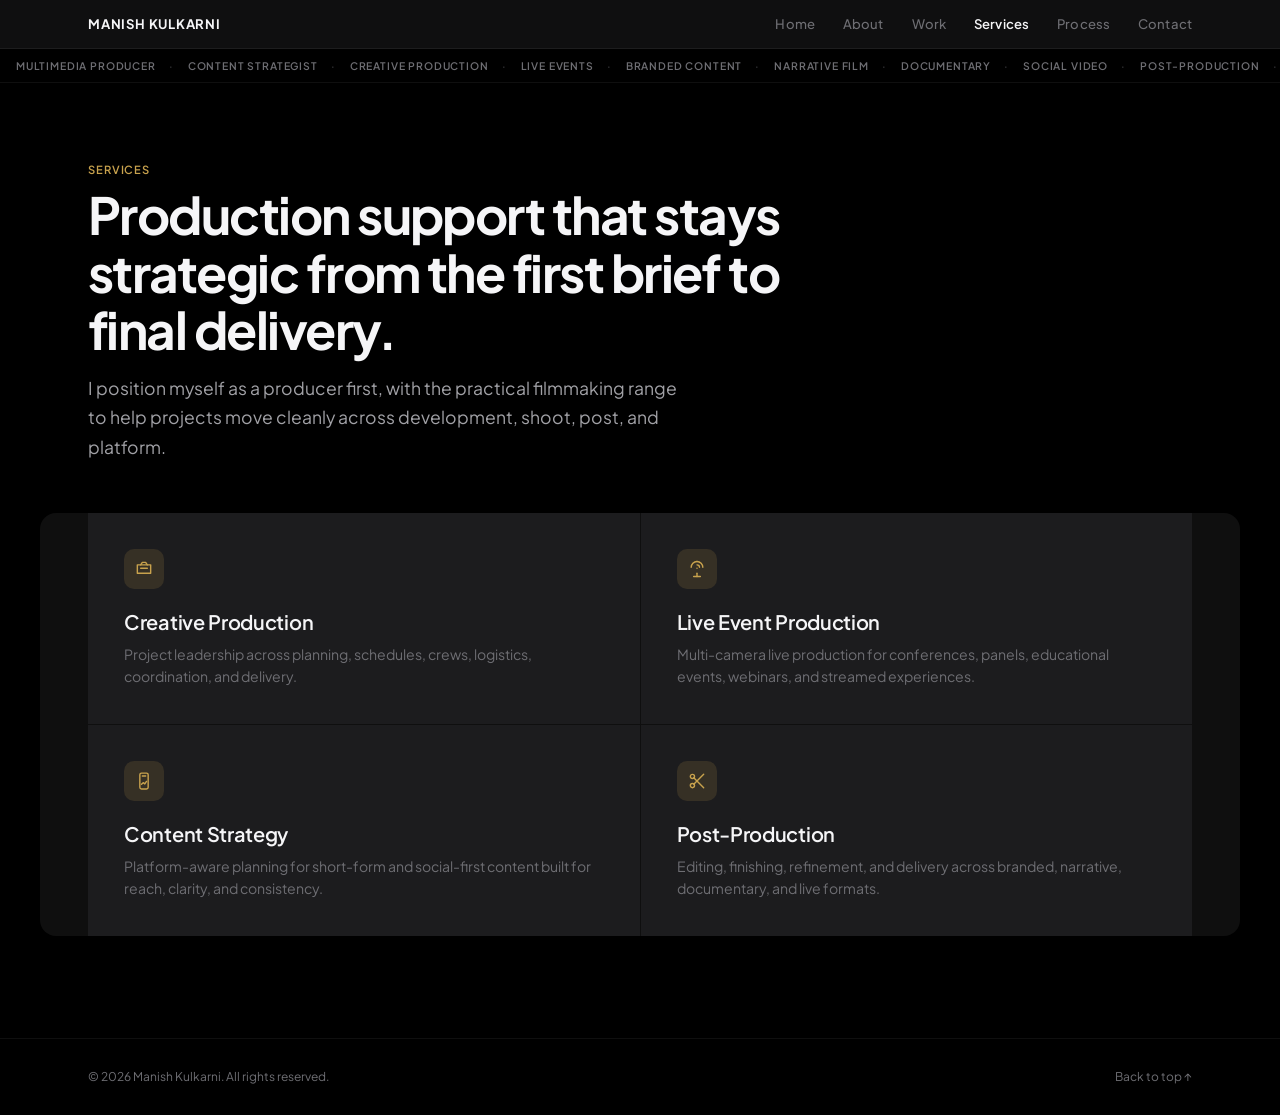
<file: services.html>
<!DOCTYPE html>
<html lang="en">
<head>
  <meta charset="UTF-8" />
  <meta name="viewport" content="width=device-width, initial-scale=1.0" />
  <meta name="theme-color" content="#000000" />
  <link rel="preconnect" href="https://fonts.googleapis.com" />
  <link rel="preconnect" href="https://fonts.gstatic.com" crossorigin />
  <link href="https://fonts.googleapis.com/css2?family=Plus+Jakarta+Sans:wght@400;500;600;700;800&display=swap" rel="stylesheet" />
  <link rel="stylesheet" href="styles.css" />
  <title>Services | Manish Kulkarni</title>
  <meta name="description" content="Services by Manish Kulkarni, including creative production, content strategy, live event production, and post-production." />
  <link rel="canonical" href="https://manishkulkarni.com/services.html" />
  <meta property="og:title" content="Services | Manish Kulkarni" />
  <meta property="og:description" content="Services by Manish Kulkarni, including creative production, content strategy, live event production, and post-production." />
  <meta property="og:image" content="https://img.youtube.com/vi/apMcm9dKz2E/maxresdefault.jpg" />
  <meta property="og:url" content="https://manishkulkarni.com/services.html" />
  <meta property="og:type" content="website" />
  <meta property="og:site_name" content="Manish Kulkarni" />
  <meta name="twitter:card" content="summary_large_image" />
  <meta name="twitter:title" content="Services | Manish Kulkarni" />
  <meta name="twitter:description" content="Services by Manish Kulkarni, including creative production, content strategy, live event production, and post-production." />
  <meta name="twitter:image" content="https://img.youtube.com/vi/apMcm9dKz2E/maxresdefault.jpg" />
  <script type="application/ld+json">{
  "@context": "https://schema.org",
  "@type": "Person",
  "name": "Manish Kulkarni",
  "jobTitle": "Multimedia Producer & Content Strategist",
  "description": "Multimedia Producer and Content Strategist based in New York City.",
  "url": "https://manishkulkarni.com",
  "sameAs": ["https://www.instagram.com/manishkulkarnii", "https://linkedin.com/in/manishkulkarni-", "https://vimeo.com/manishkulkarni", "https://www.youtube.com/@Evolvepictures"]
}</script>
</head>

<body>
  <header class="site-header" id="top">
    <div class="wrapper header-inner">
      <a href="index.html" class="brand">MANISH KULKARNI</a>
      <button class="nav-toggle" aria-label="Open menu" aria-expanded="false" aria-controls="site-nav">
        <span class="nav-toggle-bar"></span>
        <span class="nav-toggle-bar"></span>
        <span class="nav-toggle-bar"></span>
      </button>
      <nav class="site-nav" id="site-nav" aria-label="Main navigation">
        <a href="index.html">Home</a>
        <a href="about.html">About</a>
        <a href="work.html">Work</a>
        <a href="services.html" class="is-active">Services</a>
        <a href="process.html">Process</a>
        <a href="contact.html">Contact</a>
      </nav>
    </div>
  </header>
  <div class="skills-ticker" aria-label="Creative skills">
    <div class="skills-ticker-inner">
      <div class="skills-ticker-track" aria-hidden="true">
        <span>Multimedia Producer</span><span>Content Strategist</span><span>Creative Production</span><span>Live Events</span><span>Branded Content</span><span>Narrative Film</span><span>Documentary</span><span>Social Video</span><span>Post-Production</span><span>Multi-Camera</span><span>NYC</span><span>Lighthouse IFF 2025</span>
      </div>
      <div class="skills-ticker-track" aria-hidden="true">
        <span>Multimedia Producer</span><span>Content Strategist</span><span>Creative Production</span><span>Live Events</span><span>Branded Content</span><span>Narrative Film</span><span>Documentary</span><span>Social Video</span><span>Post-Production</span><span>Multi-Camera</span><span>NYC</span><span>Lighthouse IFF 2025</span>
      </div>
    </div>
  </div>

<main>
  <section class="page-hero wrapper reveal" id="offerings">
    <p class="eyebrow">Services</p>
    <h1>Production support that stays strategic from the first brief to final delivery.</h1>
    <p class="lede">I position myself as a producer first, with the practical filmmaking range to help projects move cleanly across development, shoot, post, and platform.</p>
  </section>
  <section class="wrapper cards reveal" id="services-grid">
    <article class="card"><div class="card-icon" aria-hidden="true"><svg viewBox="0 0 24 24" fill="none" stroke="currentColor" stroke-width="1.7" stroke-linecap="round" stroke-linejoin="round"><path d="M4 7h16v10H4z"/><path d="M8 7l2-3h4l2 3"/><path d="M8 11h8"/></svg></div><h3>Creative Production</h3><p>Project leadership across planning, schedules, crews, logistics, coordination, and delivery.</p></article>
    <article class="card"><div class="card-icon" aria-hidden="true"><svg viewBox="0 0 24 24" fill="none" stroke="currentColor" stroke-width="1.7" stroke-linecap="round" stroke-linejoin="round"><path d="M12 17v4"/><path d="M8 21h8"/><path d="M12 3a7 7 0 0 1 7 7"/><path d="M12 7a3 3 0 0 1 3 3"/><path d="M12 11h.01"/><path d="M12 3A7 7 0 0 0 5 10"/></svg></div><h3>Live Event Production</h3><p>Multi-camera live production for conferences, panels, educational events, webinars, and streamed experiences.</p></article>
    <article class="card"><div class="card-icon" aria-hidden="true"><svg viewBox="0 0 24 24" fill="none" stroke="currentColor" stroke-width="1.7" stroke-linecap="round" stroke-linejoin="round"><rect x="7" y="2.5" width="10" height="19" rx="2"/><path d="M10 6h4"/><path d="M9 16l2-2 2 1.5 2-3"/></svg></div><h3>Content Strategy</h3><p>Platform-aware planning for short-form and social-first content built for reach, clarity, and consistency.</p></article>
    <article class="card"><div class="card-icon" aria-hidden="true"><svg viewBox="0 0 24 24" fill="none" stroke="currentColor" stroke-width="1.7" stroke-linecap="round" stroke-linejoin="round"><circle cx="6.5" cy="6.5" r="2.5"/><circle cx="6.5" cy="17.5" r="2.5"/><path d="M20 4 8.12 15.88"/><path d="M8.12 8.12 20 20"/></svg></div><h3>Post-Production</h3><p>Editing, finishing, refinement, and delivery across branded, narrative, documentary, and live formats.</p></article>
  </section>
</main>

  <footer class="site-footer">
    <div class="wrapper footer-inner">
      <p class="footer-copy">© <span id="footer-year"></span> Manish Kulkarni. All rights reserved.</p>
      <a href="#top" class="footer-back-top">Back to top ↑</a>
    </div>
  </footer>

  <div class="video-modal" id="video-modal" role="dialog" aria-modal="true" aria-label="Video player" hidden>
    <div class="video-modal-backdrop"></div>
    <div class="video-modal-container">
      <div class="video-modal-header">
        <span class="video-modal-title" id="video-modal-title"></span>
        <button class="video-modal-close" aria-label="Close video">×</button>
      </div>
      <div class="video-modal-player">
        <iframe id="video-modal-iframe" src="" title="YouTube video player" frameborder="0" allow="accelerometer; autoplay; clipboard-write; encrypted-media; gyroscope; picture-in-picture; web-share" allowfullscreen></iframe>
      </div>
      <a class="video-modal-yt-link" id="video-modal-yt-link" href="#" target="_blank" rel="noopener">Watch on YouTube ↗</a>
    </div>
  </div>

  <script src="script.js" defer></script>
</body>
</html>
</file>
<file: styles.css>
/* ═══════════════════════════════════════════════════════════════════════════
   MANISH KULKARNI — Apple TV+ Design System
   ═══════════════════════════════════════════════════════════════════════════ */

/* ── Google Fonts fallback (closest to SF Pro) ─────────────────────────── */
@import url('https://fonts.googleapis.com/css2?family=Plus+Jakarta+Sans:wght@400;500;600;700;800&display=swap');

/* ── Design Tokens ─────────────────────────────────────────────────────── */
:root {
  /* Apple TV colour system */
  --bg:              #000000;
  --surface:         #1c1c1e;
  --surface-2:       #2c2c2e;
  --surface-3:       #3a3a3c;
  --text-primary:    #f5f5f7;
  --text-secondary:  #a1a1a6;
  --text-tertiary:   #6e6e73;
  --accent:          #C8A24D;
  --accent-hover:    #D4B46A;
  --accent-dim:      rgba(200,162,77,0.15);
  --border:          rgba(255,255,255,0.06);
  --border-hover:    rgba(255,255,255,0.10);
  --glass:           rgba(22,22,23,0.72);
  --glass-heavy:     rgba(0,0,0,0.85);
  --white:           #ffffff;
  --success:         #30d158;
  --error:           #ff453a;

  /* Spacing */
  --max:             1200px;
  --gutter:          clamp(1.25rem, 4vw, 3rem);
  --section-gap:     clamp(4rem, 8vw, 9rem);
  --radius:          12px;
  --radius-lg:       16px;
  --radius-xl:       24px;

  /* Typography */
  --font: -apple-system, BlinkMacSystemFont, 'SF Pro Display', 'Plus Jakarta Sans', 'Segoe UI', system-ui, sans-serif;

  /* Motion — Apple's standard easing */
  --ease:            cubic-bezier(0.25, 0.46, 0.45, 0.94);
  --ease-spring:     cubic-bezier(0.34, 1.56, 0.64, 1);
  --duration:        280ms;
  --duration-slow:   500ms;
}

/* ── Reset ──────────────────────────────────────────────────────────────── */
*, *::before, *::after { box-sizing: border-box; margin: 0; padding: 0; }
html {
  scroll-behavior: smooth;
  -webkit-text-size-adjust: 100%;
  height: 100%;
}
body {
  min-height: 100vh;
  min-height: 100dvh;
  display: flex;
  flex-direction: column;
  background: var(--bg);
  color: var(--text-primary);
  font-family: var(--font);
  font-size: 16px;
  line-height: 1.65;
  -webkit-font-smoothing: antialiased;
  -moz-osx-font-smoothing: grayscale;
  overflow-x: hidden;
}
a { color: inherit; text-decoration: none; }
img { display: block; max-width: 100%; height: auto; }
button, input, textarea, select { font: inherit; }
button { cursor: pointer; }
::selection { background: var(--accent); color: var(--white); }

main { flex: 1; }

/* ── Wrapper ───────────────────────────────────────────────────────────── */
.wrapper {
  width: 100%;
  max-width: var(--max);
  margin-inline: auto;
  padding-inline: var(--gutter);
}

/* ── Scroll-reveal ─────────────────────────────────────────────────────── */
.reveal {
  opacity: 0;
  transform: translateY(24px);
  transition: opacity 0.8s var(--ease), transform 0.8s var(--ease);
}
.reveal.is-visible {
  opacity: 1;
  transform: translateY(0);
}

/* Body lock for modal */
body.modal-open { overflow: hidden; }


/* ═══════════════════════════════════════════════════════════════════════════
   HEADER — Frosted glass Apple TV nav bar
   ═══════════════════════════════════════════════════════════════════════════ */
.site-header {
  position: sticky;
  top: 0;
  z-index: 200;
  width: 100%;
  background: var(--glass);
  backdrop-filter: saturate(180%) blur(20px);
  -webkit-backdrop-filter: saturate(180%) blur(20px);
  border-bottom: 0.5px solid var(--border);
  transition: background var(--duration) var(--ease);
}
.header-inner {
  display: flex;
  align-items: center;
  justify-content: space-between;
  height: 48px;
  gap: 2rem;
  padding-inline: var(--gutter);
}
.brand {
  font-size: 0.82rem;
  font-weight: 700;
  letter-spacing: 0.06em;
  color: var(--text-primary);
  white-space: nowrap;
  flex-shrink: 0;
  transition: opacity var(--duration) var(--ease);
}
.brand:hover { opacity: 0.7; }

/* ── Desktop nav ─────────────────────────────────────────────────────── */
.site-nav {
  display: flex;
  align-items: center;
  gap: 1.75rem;
}
.site-nav a {
  font-size: 0.82rem;
  font-weight: 500;
  color: var(--text-tertiary);
  letter-spacing: 0.01em;
  transition: color var(--duration) var(--ease);
  position: relative;
  padding: 4px 0;
}
.site-nav a:hover { color: var(--text-primary); }
.site-nav a.is-active {
  color: var(--text-primary);
  font-weight: 600;
}

/* ── Hamburger ───────────────────────────────────────────────────────── */
.nav-toggle {
  display: none;
  background: none;
  border: none;
  padding: 6px;
  flex-direction: column;
  gap: 5px;
  z-index: 201;
}
.nav-toggle-bar {
  display: block;
  width: 20px;
  height: 1.5px;
  background: var(--text-primary);
  border-radius: 2px;
  transition: transform var(--duration) var(--ease), opacity var(--duration) var(--ease);
}

@media (max-width: 768px) {
  .site-header { background: #000000; backdrop-filter: none; -webkit-backdrop-filter: none; }
  .nav-toggle { display: flex; z-index: 201; }
  .site-nav {
    position: fixed;
    top: 0;
    left: 0;
    right: 0;
    bottom: 0;
    flex-direction: column;
    align-items: flex-start;
    justify-content: flex-start;
    background: #000000;
    padding: 5rem var(--gutter) 2rem;
    gap: 0;
    opacity: 0;
    visibility: hidden;
    transition: opacity 0.3s var(--ease), visibility 0.3s;
    z-index: 199;
  }
  .site-nav.is-open {
    opacity: 1;
    visibility: visible;
  }
  .site-nav a {
    display: block;
    padding: 0.85rem 0;
    font-size: 1.25rem;
    font-weight: 500;
    color: var(--text-secondary);
    letter-spacing: -0.01em;
  }
  .site-nav a.is-active {
    color: var(--text-primary);
  }
  /* Hamburger X state */
  .nav-toggle[aria-expanded="true"] .nav-toggle-bar:nth-child(1) { transform: translateY(6.5px) rotate(45deg); }
  .nav-toggle[aria-expanded="true"] .nav-toggle-bar:nth-child(2) { opacity: 0; }
  .nav-toggle[aria-expanded="true"] .nav-toggle-bar:nth-child(3) { transform: translateY(-6.5px) rotate(-45deg); }
}


/* ═══════════════════════════════════════════════════════════════════════════
   SKILLS TICKER
   ═══════════════════════════════════════════════════════════════════════════ */
.skills-ticker {
  background: var(--bg);
  border-bottom: 0.5px solid var(--border);
  overflow: hidden;
  padding: 8px 0;
}
.skills-ticker-inner {
  display: flex;
  width: max-content;
}
.skills-ticker-track {
  display: flex;
  animation: ticker 36s linear infinite;
  gap: 0;
}
.skills-ticker-track span {
  padding: 0 1rem;
  font-size: 0.65rem;
  font-weight: 600;
  text-transform: uppercase;
  letter-spacing: 0.08em;
  color: var(--text-tertiary);
  white-space: nowrap;
  position: relative;
}
.skills-ticker-track span::after {
  content: '·';
  position: absolute;
  right: -2px;
  color: var(--text-tertiary);
  opacity: 0.5;
}
@keyframes ticker {
  0%   { transform: translateX(0); }
  100% { transform: translateX(-100%); }
}


/* ═══════════════════════════════════════════════════════════════════════════
   BILLBOARD / HERO — Apple TV featured banner
   ═══════════════════════════════════════════════════════════════════════════ */
.hero-billboard {
  position: relative;
  min-height: 92vh;
  display: flex;
  align-items: flex-end;
  overflow: hidden;
}
.hero-billboard-bg {
  position: absolute;
  inset: 0;
  z-index: 0;
}
.hero-billboard-bg iframe,
.hero-billboard-bg video,
.hero-billboard-bg img {
  position: absolute;
  inset: 0;
  width: 100%;
  height: 100%;
  object-fit: cover;
  pointer-events: none;
}
/* Poster loads instantly; iframe layers on top once video starts */
.hero-poster {
  z-index: 0;
}
.hero-billboard-bg iframe {
  z-index: 1;
}
/* Apple TV gradient overlays */
.hero-billboard-bg::after {
  content: '';
  position: absolute;
  inset: 0;
  background:
    linear-gradient(to top,  #000 0%, rgba(0,0,0,0.85) 18%, rgba(0,0,0,0.4) 42%, rgba(0,0,0,0.15) 65%, rgba(0,0,0,0.3) 100%),
    linear-gradient(to right, rgba(0,0,0,0.7) 0%, rgba(0,0,0,0.15) 50%, transparent 100%);
  z-index: 2;
}
.hero-billboard-content {
  position: relative;
  z-index: 3;
  max-width: var(--max);
  margin: 0 auto;
  width: 100%;
  padding: 0 var(--gutter) clamp(3rem, 6vw, 5rem);
}
.hero-billboard .eyebrow {
  margin-bottom: 0.75rem;
}
.hero-billboard h1 {
  font-size: clamp(2.2rem, 5.5vw, 3.8rem);
  font-weight: 700;
  letter-spacing: -0.03em;
  line-height: 1.08;
  margin-bottom: 1rem;
  max-width: 680px;
}
.hero-billboard .lede {
  font-size: clamp(0.95rem, 1.5vw, 1.15rem);
  color: var(--text-secondary);
  line-height: 1.6;
  max-width: 520px;
  margin-bottom: 1.5rem;
}
.hero-billboard .hero-actions {
  margin-bottom: 1.25rem;
}
/* Stat pills row */
.hero-stat-pills {
  display: flex;
  flex-wrap: wrap;
  gap: 8px;
}
.hero-stat-pill {
  display: inline-flex;
  align-items: center;
  gap: 5px;
  padding: 6px 14px;
  background: rgba(255,255,255,0.08);
  backdrop-filter: blur(16px);
  -webkit-backdrop-filter: blur(16px);
  border-radius: 20px;
  border: 0.5px solid rgba(255,255,255,0.1);
  font-size: 0.72rem;
  font-weight: 600;
  color: var(--text-primary);
  letter-spacing: 0.01em;
}
.hero-stat-pill .stat-value {
  color: var(--white);
}
.hero-stat-pill .stat-label {
  color: var(--text-secondary);
  font-weight: 400;
}


/* ── Standard page hero (non-billboard) ────────────────────────────────── */
.page-hero {
  padding-top: clamp(3.5rem, 6vw, 6rem);
  padding-bottom: clamp(2rem, 4vw, 3.5rem);
}
.page-hero h1 {
  font-size: clamp(2rem, 4.5vw, 3.2rem);
  font-weight: 700;
  letter-spacing: -0.03em;
  line-height: 1.12;
  margin-bottom: 1rem;
  max-width: 760px;
}
.page-hero .lede {
  font-size: clamp(0.95rem, 1.4vw, 1.1rem);
  color: var(--text-secondary);
  line-height: 1.65;
  max-width: 600px;
}


/* ═══════════════════════════════════════════════════════════════════════════
   SHARED TYPOGRAPHY
   ═══════════════════════════════════════════════════════════════════════════ */
.eyebrow {
  font-size: 0.7rem;
  font-weight: 600;
  letter-spacing: 0.08em;
  text-transform: uppercase;
  color: var(--accent);
  margin-bottom: 0.5rem;
}
h2 {
  font-size: clamp(1.6rem, 3vw, 2.4rem);
  font-weight: 700;
  letter-spacing: -0.025em;
  line-height: 1.18;
}
h3 {
  font-size: clamp(1.05rem, 1.6vw, 1.25rem);
  font-weight: 600;
  letter-spacing: -0.015em;
  line-height: 1.3;
}
p { color: var(--text-secondary); }

.section-label {
  font-size: 0.7rem;
  font-weight: 600;
  letter-spacing: 0.08em;
  text-transform: uppercase;
  color: var(--text-tertiary);
  margin-bottom: 1.5rem;
}
.section-content h2 { margin-bottom: 1rem; }
.section-content p {
  font-size: 0.97rem;
  line-height: 1.7;
  color: var(--text-secondary);
  margin-bottom: 0.85rem;
}
.section-content a {
  color: var(--accent);
  transition: color var(--duration) var(--ease);
}
.section-content a:hover { color: var(--accent-hover); }


/* ═══════════════════════════════════════════════════════════════════════════
   BUTTONS
   ═══════════════════════════════════════════════════════════════════════════ */
.btn {
  display: inline-flex;
  align-items: center;
  justify-content: center;
  gap: 0.4rem;
  padding: 0.7rem 1.6rem;
  font-size: 0.88rem;
  font-weight: 600;
  border: none;
  border-radius: 22px;
  cursor: pointer;
  transition: all var(--duration) var(--ease);
  text-decoration: none;
  white-space: nowrap;
}
.btn-primary {
  background: var(--accent);
  color: var(--white);
}
.btn-primary:hover {
  background: var(--accent-hover);
  transform: scale(1.03);
}
.btn-primary:active { transform: scale(0.97); }
.btn-ghost {
  background: rgba(255,255,255,0.1);
  color: var(--text-primary);
  backdrop-filter: blur(10px);
  -webkit-backdrop-filter: blur(10px);
}
.btn-ghost:hover {
  background: rgba(255,255,255,0.16);
}
.btn-ghost:active { transform: scale(0.97); }

.hero-actions {
  display: flex;
  flex-wrap: wrap;
  gap: 0.6rem;
}


/* ═══════════════════════════════════════════════════════════════════════════
   STATS STRIP
   ═══════════════════════════════════════════════════════════════════════════ */
.stats-strip {
  display: grid;
  grid-template-columns: repeat(4, 1fr);
  gap: 1px;
  background: var(--border);
  border-radius: var(--radius-lg);
  overflow: hidden;
  margin-top: var(--section-gap);
  margin-bottom: var(--section-gap);
}
.stat-item {
  background: var(--surface);
  padding: clamp(1.5rem, 3vw, 2.25rem) clamp(1rem, 2vw, 1.5rem);
  text-align: center;
}
.stat-number {
  display: block;
  font-size: clamp(2rem, 4vw, 2.8rem);
  font-weight: 700;
  letter-spacing: -0.03em;
  color: var(--white);
  line-height: 1.1;
  margin-bottom: 0.35rem;
}
.stat-plus {
  color: var(--accent);
  font-weight: 700;
}
.stat-item p {
  font-size: 0.78rem;
  color: var(--text-tertiary);
  line-height: 1.4;
}


/* ═══════════════════════════════════════════════════════════════════════════
   SPLIT SECTION (overview, profile)
   ═══════════════════════════════════════════════════════════════════════════ */
.split-section {
  display: grid;
  grid-template-columns: 140px 1fr;
  gap: 2rem;
  margin-bottom: var(--section-gap);
}
@media (max-width: 768px) {
  .split-section {
    grid-template-columns: 1fr;
    gap: 0.5rem;
  }
}


/* ═══════════════════════════════════════════════════════════════════════════
   HOME PAGE GRID (feature cards)
   ═══════════════════════════════════════════════════════════════════════════ */
.home-grid {
  display: grid;
  grid-template-columns: repeat(2, 1fr);
  gap: 1px;
  background: var(--border);
  border-radius: var(--radius-lg);
  overflow: hidden;
  margin-bottom: var(--section-gap);
}
.feature-card {
  display: block;
  background: var(--surface);
  padding: clamp(2rem, 3vw, 2.75rem);
  transition: background var(--duration) var(--ease);
}
.feature-card:hover { background: var(--surface-2); }
.feature-kicker {
  display: block;
  font-size: 0.68rem;
  font-weight: 600;
  letter-spacing: 0.08em;
  text-transform: uppercase;
  color: var(--accent);
  margin-bottom: 0.75rem;
}
.feature-card h3 {
  color: var(--text-primary);
  font-weight: 600;
  line-height: 1.35;
}

@media (max-width: 600px) {
  .home-grid { grid-template-columns: 1fr; }
}


/* ═══════════════════════════════════════════════════════════════════════════
   RECOGNITION
   ═══════════════════════════════════════════════════════════════════════════ */
.recognition-block {
  margin-bottom: var(--section-gap);
  display: grid;
  grid-template-columns: 140px 1fr;
  gap: 2rem;
}
.recognition-item {
  display: flex;
  gap: 1rem;
  align-items: flex-start;
  background: var(--surface);
  padding: 1.5rem 1.75rem;
  border-radius: var(--radius-lg);
}
.recognition-badge {
  font-size: 1.5rem;
  flex-shrink: 0;
}
.recognition-item h3 {
  color: var(--text-primary);
  font-size: 1rem;
  margin-bottom: 0.2rem;
}
.recognition-item p {
  font-size: 0.85rem;
  color: var(--text-tertiary);
}
@media (max-width: 768px) {
  .recognition-block { grid-template-columns: 1fr; gap: 0.5rem; }
}


/* ═══════════════════════════════════════════════════════════════════════════
   WORK — Shelf-style horizontal rows (Apple TV "Watch Now")
   ═══════════════════════════════════════════════════════════════════════════ */

/* Shelf row container */
.work-shelf {
  margin-bottom: clamp(2.5rem, 4vw, 3.5rem);
}
.work-shelf-title {
  font-size: 1.25rem;
  font-weight: 700;
  letter-spacing: -0.02em;
  color: var(--text-primary);
  margin-bottom: 1rem;
  padding-left: var(--gutter);
  max-width: var(--max);
  margin-left: auto;
  margin-right: auto;
}

/* Horizontal scroll track */
.work-shelf-track {
  display: flex;
  gap: 14px;
  overflow-x: auto;
  scroll-snap-type: x mandatory;
  -webkit-overflow-scrolling: touch;
  padding: 8px var(--gutter) 8px;
  max-width: calc(var(--max) + var(--gutter) * 2);
  margin: 0 auto;
  scrollbar-width: none;
}
.work-shelf-track::-webkit-scrollbar { display: none; }

/* ── Individual work card (shelf item) ─────────────────────────────────── */
.work-card-shelf {
  flex: 0 0 auto;
  width: clamp(260px, 36vw, 380px);
  scroll-snap-align: start;
  border-radius: var(--radius);
  overflow: hidden;
  background: var(--bg);
  cursor: pointer;
  text-decoration: none;
  color: var(--text-primary);
  transition: transform var(--duration) var(--ease), box-shadow var(--duration) var(--ease);
}
.work-card-shelf:hover {
  transform: scale(1.04);
  box-shadow: 0 16px 48px rgba(0,0,0,0.5);
}
.work-card-shelf .project-thumb {
  position: relative;
  aspect-ratio: 16/9;
  overflow: hidden;
  border-radius: var(--radius);
}
.work-card-shelf .project-thumb img {
  width: 100%;
  height: 100%;
  object-fit: cover;
  transition: transform 0.5s var(--ease);
}
.work-card-shelf:hover .project-thumb img {
  transform: scale(1.06);
}
/* Frosted play badge */
.play-badge {
  position: absolute;
  inset: 0;
  display: flex;
  align-items: center;
  justify-content: center;
  opacity: 0;
  transition: opacity var(--duration) var(--ease);
}
.play-badge::before {
  content: '▶';
  display: flex;
  align-items: center;
  justify-content: center;
  width: 48px;
  height: 48px;
  border-radius: 50%;
  background: rgba(255,255,255,0.15);
  backdrop-filter: blur(12px);
  -webkit-backdrop-filter: blur(12px);
  color: var(--white);
  font-size: 0.85rem;
  padding-left: 3px;
  transition: background var(--duration) var(--ease);
}
.work-card-shelf:hover .play-badge { opacity: 1; }
.work-card-shelf:hover .play-badge::before { background: rgba(255,255,255,0.22); backdrop-filter: blur(16px); -webkit-backdrop-filter: blur(16px); }

.work-card-shelf .work-meta {
  display: block;
  font-size: 0.68rem;
  font-weight: 500;
  letter-spacing: 0.02em;
  color: var(--text-tertiary);
  margin-top: 0.65rem;
  padding: 0 2px;
}
.work-card-shelf h3 {
  font-size: 0.95rem;
  font-weight: 600;
  color: var(--text-primary);
  margin-top: 0.3rem;
  padding: 0 2px;
}
.work-card-shelf p {
  font-size: 0.8rem;
  color: var(--text-tertiary);
  line-height: 1.5;
  margin-top: 0.25rem;
  padding: 0 2px;
  display: -webkit-box;
  -webkit-line-clamp: 2;
  -webkit-box-orient: vertical;
  overflow: hidden;
}

/* ── Featured hero card on work page ───────────────────────────────────── */
.work-link-featured {
  display: block;
  text-decoration: none;
  color: inherit;
  margin-bottom: 2.5rem;
}
.work-item.featured {
  position: relative;
  border-radius: var(--radius-lg);
  overflow: hidden;
  aspect-ratio: 21/9;
  cursor: pointer;
}
.work-item.featured .project-thumb {
  position: absolute;
  inset: 0;
}
.work-item.featured .project-thumb img {
  width: 100%;
  height: 100%;
  object-fit: cover;
  transition: transform 0.6s var(--ease);
}
.work-link-featured:hover .project-thumb img {
  transform: scale(1.04);
}
.work-item.featured .play-badge { z-index: 2; }
.work-link-featured:hover .play-badge { opacity: 1; }
.work-link-featured:hover .play-badge::before { background: rgba(255,255,255,0.22); backdrop-filter: blur(16px); -webkit-backdrop-filter: blur(16px); }
.work-item.featured .work-copy {
  position: absolute;
  bottom: 0;
  left: 0;
  right: 0;
  z-index: 2;
  padding: clamp(1.5rem, 3vw, 2.5rem);
  background: linear-gradient(to top, rgba(0,0,0,0.9) 0%, transparent 100%);
}
.work-item.featured .work-meta {
  font-size: 0.7rem;
  font-weight: 500;
  color: var(--text-tertiary);
  letter-spacing: 0.03em;
  margin-bottom: 0.4rem;
}
.work-item.featured h3 {
  font-size: clamp(1.5rem, 3vw, 2.2rem);
  font-weight: 700;
  letter-spacing: -0.02em;
  color: var(--white);
  margin-bottom: 0.4rem;
}
.work-item.featured p {
  font-size: 0.9rem;
  color: var(--text-secondary);
  line-height: 1.55;
  max-width: 500px;
}
.work-action {
  font-size: 0.8rem;
  color: var(--accent);
  font-weight: 600;
  margin-top: 0.4rem;
  display: inline-block;
}

/* ── Work section: full-width duo grid (two per row, fill the screen) ── */
.work-section {
  margin-bottom: clamp(3rem, 5vw, 4.5rem);
}
.work-section-title {
  font-size: 1.25rem;
  font-weight: 700;
  letter-spacing: -0.02em;
  color: var(--text-primary);
  margin-bottom: 1rem;
}
.work-duo {
  display: grid;
  grid-template-columns: 1fr 1fr;
  gap: 14px;
}
.work-duo-card {
  display: block;
  text-decoration: none;
  color: var(--text-primary);
  border-radius: var(--radius-lg);
  overflow: hidden;
  transition: transform var(--duration) var(--ease), box-shadow var(--duration) var(--ease);
  cursor: pointer;
}
.work-duo-card:hover {
  transform: scale(1.02);
  box-shadow: 0 20px 60px rgba(0,0,0,0.5);
}
.work-duo-thumb {
  position: relative;
  aspect-ratio: 16/9;
  overflow: hidden;
  border-radius: var(--radius-lg);
  background: var(--surface);
}
.work-duo-thumb img {
  width: 100%;
  height: 100%;
  object-fit: cover;
  transition: transform 0.6s var(--ease);
}
.work-duo-card:hover .work-duo-thumb img {
  transform: scale(1.05);
}
.work-duo-card .play-badge { z-index: 2; }
.work-duo-card:hover .play-badge { opacity: 1; }
.work-duo-card:hover .play-badge::before { background: rgba(255,255,255,0.22); backdrop-filter: blur(16px); -webkit-backdrop-filter: blur(16px); }
.work-duo-card .play-badge::before { width: 60px; height: 60px; font-size: 1rem; }
.work-duo-info {
  padding: 0.85rem 0.25rem 0.25rem;
}
.work-duo-info .work-meta {
  display: block;
  font-size: 0.7rem;
  font-weight: 500;
  letter-spacing: 0.02em;
  color: var(--text-tertiary);
  margin-bottom: 0.3rem;
}
.work-duo-info h3 {
  font-size: 1.05rem;
  font-weight: 600;
  color: var(--text-primary);
  margin-bottom: 0.25rem;
}
.work-duo-info p {
  font-size: 0.85rem;
  color: var(--text-tertiary);
  line-height: 1.55;
}

@media (max-width: 640px) {
  .work-duo { grid-template-columns: 1fr; }
}

/* Legacy work-grid fallback (grid view) */
.work-grid {
  display: grid;
  grid-template-columns: repeat(auto-fill, minmax(280px, 1fr));
  gap: 14px;
}
.work-link {
  display: block;
  text-decoration: none;
  color: inherit;
  border-radius: var(--radius);
  overflow: hidden;
  transition: transform var(--duration) var(--ease), box-shadow var(--duration) var(--ease);
}
.work-link:hover {
  transform: scale(1.03);
  box-shadow: 0 12px 40px rgba(0,0,0,0.4);
}
.work-link .work-item.work-card {
  cursor: pointer;
}
.work-link .project-thumb {
  position: relative;
  aspect-ratio: 16/9;
  overflow: hidden;
  border-radius: var(--radius);
}
.work-link .project-thumb img {
  width: 100%;
  height: 100%;
  object-fit: cover;
  transition: transform 0.5s var(--ease);
}
.work-link:hover .project-thumb img { transform: scale(1.06); }
.work-link:hover .play-badge { opacity: 1; }
.work-link:hover .play-badge::before { background: rgba(255,255,255,0.22); backdrop-filter: blur(16px); -webkit-backdrop-filter: blur(16px); }
.work-link .work-meta,
.work-card .work-meta {
  display: block;
  font-size: 0.68rem;
  font-weight: 500;
  color: var(--text-tertiary);
  margin-top: 0.65rem;
  letter-spacing: 0.02em;
}
.work-link h3,
.work-card h3 {
  font-size: 0.95rem;
  color: var(--text-primary);
  margin-top: 0.25rem;
}
.work-link p,
.work-card p {
  font-size: 0.8rem;
  color: var(--text-tertiary);
  margin-top: 0.2rem;
  line-height: 1.5;
}


/* ═══════════════════════════════════════════════════════════════════════════
   SERVICE CARDS
   ═══════════════════════════════════════════════════════════════════════════ */
.cards {
  display: grid;
  grid-template-columns: repeat(2, 1fr);
  gap: 1px;
  background: var(--border);
  border-radius: var(--radius-lg);
  overflow: hidden;
  margin-bottom: var(--section-gap);
}
.card {
  background: var(--surface);
  padding: clamp(1.5rem, 3vw, 2.25rem);
  transition: background var(--duration) var(--ease);
}
.card:hover { background: var(--surface-2); }
.card-icon {
  width: 40px;
  height: 40px;
  border-radius: 10px;
  background: var(--accent-dim);
  display: flex;
  align-items: center;
  justify-content: center;
  margin-bottom: 1.25rem;
}
.card-icon svg {
  width: 20px;
  height: 20px;
  stroke: var(--accent);
}
.card h3 {
  color: var(--text-primary);
  margin-bottom: 0.5rem;
}
.card p {
  font-size: 0.88rem;
  color: var(--text-tertiary);
  line-height: 1.6;
}

@media (max-width: 600px) {
  .cards { grid-template-columns: 1fr; }
}


/* ═══════════════════════════════════════════════════════════════════════════
   PROCESS STEPS
   ═══════════════════════════════════════════════════════════════════════════ */
.process-grid {
  display: grid;
  grid-template-columns: repeat(2, 1fr);
  gap: 1px;
  background: var(--border);
  border-radius: var(--radius-lg);
  overflow: hidden;
  margin-bottom: var(--section-gap);
}
.step {
  background: var(--surface);
  padding: clamp(2rem, 3.5vw, 3rem);
  position: relative;
  overflow: hidden;
  transition: background var(--duration) var(--ease);
}
.step:hover { background: var(--surface-2); }
.step-num {
  display: block;
  font-size: clamp(4rem, 8vw, 6rem);
  font-weight: 800;
  letter-spacing: -0.04em;
  color: rgba(200, 162, 77, 0.12);
  line-height: 1;
  margin-bottom: 0.5rem;
  position: absolute;
  top: 0.5rem;
  right: 1rem;
  pointer-events: none;
}
.step h3 {
  color: var(--text-primary);
  margin-bottom: 0.5rem;
  position: relative;
}
.step p {
  font-size: 0.88rem;
  color: var(--text-tertiary);
  line-height: 1.65;
  position: relative;
}

@media (max-width: 600px) {
  .process-grid { grid-template-columns: 1fr; }
}


/* ═══════════════════════════════════════════════════════════════════════════
   ABOUT — Values grid
   ═══════════════════════════════════════════════════════════════════════════ */
.values-grid {
  display: grid;
  grid-template-columns: repeat(3, 1fr);
  gap: 1px;
  background: var(--border);
  border-radius: var(--radius-lg);
  overflow: hidden;
  margin-bottom: var(--section-gap);
}
.value-card {
  background: var(--surface);
  padding: clamp(1.5rem, 3vw, 2.25rem);
  transition: background var(--duration) var(--ease);
}
.value-card:hover { background: var(--surface-2); }
.value-card h3 {
  color: var(--text-primary);
  margin-bottom: 0.5rem;
  font-size: 1rem;
}
.value-card p {
  font-size: 0.88rem;
  color: var(--text-tertiary);
  line-height: 1.6;
}
@media (max-width: 640px) {
  .values-grid { grid-template-columns: 1fr; }
}


/* ═══════════════════════════════════════════════════════════════════════════
   CONTACT
   ═══════════════════════════════════════════════════════════════════════════ */
.contact-layout {
  display: grid;
  grid-template-columns: 1fr 380px;
  gap: clamp(2rem, 4vw, 3.5rem);
  margin-bottom: var(--section-gap);
}
@media (max-width: 768px) {
  .contact-layout { grid-template-columns: 1fr; }
}

/* Form */
.contact-form { display: flex; flex-direction: column; gap: 1rem; }
.form-row { display: flex; flex-direction: column; gap: 0.4rem; }
.form-row label {
  font-size: 0.78rem;
  font-weight: 600;
  color: var(--text-tertiary);
  letter-spacing: 0.02em;
}
.form-row input,
.form-row textarea,
.form-row select {
  width: 100%;
  padding: 0.75rem 1rem;
  background: var(--surface);
  border: 1px solid transparent;
  border-radius: 10px;
  color: var(--text-primary);
  font-size: 0.92rem;
  outline: none;
  transition: border-color var(--duration) var(--ease), box-shadow var(--duration) var(--ease);
  appearance: none;
  -webkit-appearance: none;
}
.form-row input:focus,
.form-row textarea:focus,
.form-row select:focus {
  border-color: var(--accent);
  box-shadow: 0 0 0 3px rgba(200,162,77,0.2);
}
.form-row input::placeholder,
.form-row textarea::placeholder { color: var(--text-tertiary); }
.form-row select { color: var(--text-secondary); cursor: pointer; }
.form-row textarea { resize: vertical; min-height: 100px; }
.form-feedback {
  font-size: 0.85rem;
  font-weight: 500;
  margin-top: 0.25rem;
}

/* Sidebar */
.contact-sidebar { display: flex; flex-direction: column; gap: 1.25rem; }
.contact-info-card {
  background: var(--surface);
  border-radius: var(--radius-lg);
  padding: clamp(1.5rem, 3vw, 2rem);
}
.contact-info-card h2 {
  font-size: 1.15rem;
  font-weight: 700;
  margin-bottom: 1rem;
}
.contact-info-label {
  display: block;
  font-size: 0.68rem;
  font-weight: 600;
  letter-spacing: 0.06em;
  text-transform: uppercase;
  color: var(--text-tertiary);
  margin-bottom: 0.3rem;
  margin-top: 1rem;
}
.contact-info-label:first-of-type { margin-top: 0; }
.contact-info-card p {
  font-size: 0.9rem;
  color: var(--text-secondary);
  line-height: 1.55;
}
.contact-location { margin-top: 0.5rem; }

/* Social row */
.social-icons-row {
  display: flex;
  flex-wrap: wrap;
  gap: 0.9rem;
  align-items: center;
}
.social-icon-btn {
  width: 48px;
  height: 48px;
  border-radius: 50%;
  display: inline-flex;
  align-items: center;
  justify-content: center;
  background: rgba(255,255,255,0.06);
  border: 1px solid rgba(255,255,255,0.12);
  flex-shrink: 0;
  transition: transform 240ms ease, background 240ms ease,
              box-shadow 240ms ease, border-color 240ms ease;
}
.social-icon-btn svg { width: 20px; height: 20px; display: block; flex-shrink: 0; }
.social-icon-btn:hover {
  transform: translateY(-3px);
  background: rgba(255,255,255,0.10);
  border-color: rgba(255,255,255,0.22);
}

/* Instagram — gradient lives on the SVG path itself */
.social-icon-btn.instagram:hover {
  box-shadow: 0 8px 24px rgba(193,53,132,0.38);
}
/* LinkedIn */
.social-icon-btn.linkedin { color: #5ca8ff; }
.social-icon-btn.linkedin:hover { box-shadow: 0 8px 24px rgba(92,168,255,0.32); }
/* Vimeo */
.social-icon-btn.vimeo { color: #58c9ef; }
.social-icon-btn.vimeo:hover { box-shadow: 0 8px 24px rgba(88,201,239,0.32); }
/* YouTube */
.social-icon-btn.youtube { color: #ff0000; }
.social-icon-btn.youtube:hover { box-shadow: 0 8px 24px rgba(255,0,0,0.32); }
/* TikTok */
.social-icon-btn.tiktok { color: #fff; }
.social-icon-btn.tiktok:hover { box-shadow: 0 8px 24px rgba(255,255,255,0.15); }


/* ═══════════════════════════════════════════════════════════════════════════
   VIDEO MODAL — Frosted glass Apple TV dismiss style
   ═══════════════════════════════════════════════════════════════════════════ */
.video-modal {
  position: fixed;
  inset: 0;
  z-index: 9999;
  display: flex;
  align-items: center;
  justify-content: center;
}
.video-modal[hidden] { display: none; }
.video-modal-backdrop {
  position: absolute;
  inset: 0;
  background: var(--glass-heavy);
  backdrop-filter: blur(20px);
  -webkit-backdrop-filter: blur(20px);
  cursor: pointer;
}
.video-modal-container {
  position: relative;
  width: min(92vw, 960px);
  background: var(--surface);
  border-radius: var(--radius-xl);
  overflow: hidden;
  border: 0.5px solid var(--border-hover);
  box-shadow: 0 24px 80px rgba(0,0,0,0.6);
  animation: modalIn 0.3s var(--ease) both;
}
@keyframes modalIn {
  from { opacity: 0; transform: scale(0.95) translateY(12px); }
  to   { opacity: 1; transform: scale(1) translateY(0); }
}
.video-modal-header {
  display: flex;
  align-items: center;
  justify-content: space-between;
  padding: 0.65rem 0.85rem;
}
.video-modal-title {
  font-size: 0.82rem;
  font-weight: 600;
  color: var(--text-secondary);
}
.video-modal-close {
  width: 30px;
  height: 30px;
  border-radius: 50%;
  background: rgba(255,255,255,0.08);
  backdrop-filter: blur(10px);
  border: none;
  color: var(--text-secondary);
  font-size: 1.1rem;
  display: flex;
  align-items: center;
  justify-content: center;
  cursor: pointer;
  transition: background var(--duration) var(--ease);
}
.video-modal-close:hover { background: rgba(255,255,255,0.14); }
.video-modal-player {
  position: relative;
  width: 100%;
  padding-top: 56.25%;
}
.video-modal-player iframe {
  position: absolute;
  inset: 0;
  width: 100%;
  height: 100%;
}
.video-modal-yt-link {
  display: block;
  text-align: center;
  padding: 0.75rem;
  font-size: 0.78rem;
  font-weight: 500;
  color: var(--accent);
  transition: color var(--duration) var(--ease);
}
.video-modal-yt-link:hover { color: var(--accent-hover); }


/* ═══════════════════════════════════════════════════════════════════════════
   FOOTER
   ═══════════════════════════════════════════════════════════════════════════ */
.site-footer {
  border-top: 0.5px solid var(--border);
  padding: 1.75rem 0;
  margin-top: auto;
}
.footer-inner {
  display: flex;
  align-items: center;
  justify-content: space-between;
  flex-wrap: wrap;
  gap: 1rem;
}
.footer-copy {
  font-size: 0.75rem;
  color: var(--text-tertiary);
}
.footer-back-top {
  font-size: 0.75rem;
  color: var(--text-tertiary);
  transition: color var(--duration) var(--ease);
}
.footer-back-top:hover { color: var(--text-primary); }


/* ═══════════════════════════════════════════════════════════════════════════
   RESPONSIVE — Every screen size from 280px to 5120px
   ═══════════════════════════════════════════════════════════════════════════ */

/* ── Ultra-wide & 4K (2560px+) — scale up for big displays ──────────── */
@media (min-width: 2560px) {
  :root { --max: 1400px; --gutter: 4rem; }
  .hero-billboard { min-height: 88vh; }
  .hero-billboard h1 { font-size: 4.5rem; max-width: 800px; }
  .hero-billboard .lede { font-size: 1.3rem; max-width: 620px; }
  .stat-number { font-size: 3.4rem; }
  .header-inner { height: 56px; }
}

/* ── Large desktops (1440–2559px) — breathe a little more ───────────── */
@media (min-width: 1440px) and (max-width: 2559px) {
  :root { --max: 1280px; }
}

/* ── Standard desktops (1024–1439px) — default styles, no changes ──── */

/* ── Small desktops / Tablet landscape (768–1023px) ─────────────────── */
@media (max-width: 1023px) {
  .hero-billboard h1 { font-size: clamp(2rem, 4.5vw, 3rem); }
  .hero-billboard .lede { font-size: 1rem; }
  .stats-strip { gap: 1px; }
  .stat-item { padding: 1.25rem 0.75rem; }
  .stat-number { font-size: 1.8rem; }
  .contact-layout { grid-template-columns: 1fr 320px; }
  .values-grid { grid-template-columns: 1fr; }
  .work-shelf-track { gap: 12px; }
  .work-card-shelf { width: clamp(240px, 40vw, 340px); }
}

/* ── Tablets portrait (768px) ───────────────────────────────────────── */
@media (max-width: 768px) {
  .site-header { background: #000000; backdrop-filter: none; -webkit-backdrop-filter: none; }
  .nav-toggle { display: flex; z-index: 201; }
  .site-nav {
    position: fixed; top: 0; left: 0; right: 0; bottom: 0;
    flex-direction: column; align-items: flex-start; justify-content: flex-start;
    background: #000000;
    padding: 5rem var(--gutter) 2rem; gap: 0;
    opacity: 0; visibility: hidden;
    transition: opacity 0.3s var(--ease), visibility 0.3s;
    z-index: 199;
  }
  .site-nav.is-open { opacity: 1; visibility: visible; }
  .site-nav a { display: block; padding: 0.85rem 0; font-size: 1.25rem; font-weight: 500; color: var(--text-secondary); }
  .site-nav a.is-active { color: var(--text-primary); }
  .nav-toggle[aria-expanded="true"] .nav-toggle-bar:nth-child(1) { transform: translateY(6.5px) rotate(45deg); }
  .nav-toggle[aria-expanded="true"] .nav-toggle-bar:nth-child(2) { opacity: 0; }
  .nav-toggle[aria-expanded="true"] .nav-toggle-bar:nth-child(3) { transform: translateY(-6.5px) rotate(-45deg); }

  .hero-billboard { min-height: 85vh; }
  .hero-billboard h1 { font-size: clamp(1.8rem, 5vw, 2.6rem); }
  .split-section { grid-template-columns: 1fr; gap: 0.5rem; }
  .recognition-block { grid-template-columns: 1fr; gap: 0.5rem; }
  .contact-layout { grid-template-columns: 1fr; }
  .stats-strip { grid-template-columns: repeat(2, 1fr); }
  .cards { grid-template-columns: 1fr; }
  .process-grid { grid-template-columns: 1fr; }
  .work-item.featured { aspect-ratio: 16/9; }
  .work-item.featured h3 { font-size: 1.4rem; }
}

/* ── Large phones (481–767px) ───────────────────────────────────────── */
@media (max-width: 640px) {
  .home-grid { grid-template-columns: 1fr; }
  .work-duo { grid-template-columns: 1fr; }
  .values-grid { grid-template-columns: 1fr; }
}

/* ── Phones (481–600px) ─────────────────────────────────────────────── */
@media (max-width: 600px) {
  .hero-billboard { min-height: 80vh; }
  .hero-billboard h1 { font-size: 1.7rem; max-width: 100%; }
  .hero-billboard .lede { font-size: 0.9rem; max-width: 100%; }
  .page-hero h1 { font-size: 1.6rem; }
  .page-hero .lede { font-size: 0.9rem; }
  h2 { font-size: 1.4rem; }
  .section-content p { font-size: 0.9rem; }

  .reels-nav { width: 36px; height: 36px; }
  .reels-nav svg { width: 18px; height: 18px; }
  .reels-modal-phone { border-radius: 16px; }
  .reels-hero-grid { gap: 8px; padding: 16px; }
  .reels-hero-phone { border-radius: 10px; }
  .reels-hero-card { grid-template-columns: 1fr; }
  .reels-hero-visual { border-radius: var(--radius-lg) var(--radius-lg) 0 0; min-height: 200px; }

  .social-icons-row { gap: 0.6rem; }
  .social-icon-btn { width: 42px; height: 42px; }
  .social-icon-btn svg { width: 18px; height: 18px; }
}

/* ── Small phones (361–480px) ───────────────────────────────────────── */
@media (max-width: 480px) {
  :root { --gutter: 1rem; }
  .header-inner { padding-inline: 1rem; }
  .brand { font-size: 0.72rem; }

  .hero-billboard { min-height: 75vh; }
  .hero-billboard h1 { font-size: 1.5rem; }
  .hero-billboard .lede { font-size: 0.85rem; }
  .hero-actions { flex-direction: column; }
  .hero-actions .btn { width: 100%; }
  .hero-stat-pills { gap: 6px; }
  .hero-stat-pill { font-size: 0.62rem; padding: 4px 9px; }

  .stats-strip { grid-template-columns: repeat(2, 1fr); }
  .stat-number { font-size: 1.6rem; }
  .stat-item { padding: 1rem 0.5rem; }
  .stat-item p { font-size: 0.7rem; }

  .page-hero h1 { font-size: 1.35rem; }
  .step-num { font-size: 3.5rem; }

  .work-item.featured { aspect-ratio: 16/9; }
  .work-item.featured h3 { font-size: 1.1rem; }
  .work-item.featured p { font-size: 0.8rem; }

  .recognition-item { padding: 1rem 1.25rem; }
  .feature-card { padding: 1.5rem; }
  .card { padding: 1.25rem; }
  .step { padding: 1.5rem; }
  .value-card { padding: 1.25rem; }

  .contact-info-card { padding: 1.25rem; }
  .form-row input,
  .form-row textarea,
  .form-row select { padding: 0.65rem 0.85rem; font-size: 0.88rem; }

  .footer-inner { flex-direction: column; text-align: center; gap: 0.5rem; }

  .reels-modal-phone { width: clamp(220px, 65vw, 300px); }
  .reels-modal-topbar { padding: 10px 14px; }
  .reels-modal-counter { font-size: 0.7rem; }
  .reels-modal-title { font-size: 0.7rem; }
}

/* ── Very small phones (280–360px) — Galaxy Fold, SE, small Androids ── */
@media (max-width: 360px) {
  :root { --gutter: 0.75rem; }

  .hero-billboard { min-height: 70vh; }
  .hero-billboard h1 { font-size: 1.25rem; }
  .hero-billboard .lede { font-size: 0.8rem; line-height: 1.5; }
  .hero-stat-pills { flex-direction: column; align-items: flex-start; }
  .hero-stat-pill { font-size: 0.6rem; }
  .btn { padding: 0.6rem 1.2rem; font-size: 0.82rem; }

  .page-hero h1 { font-size: 1.2rem; }
  .page-hero .lede { font-size: 0.82rem; }
  h2 { font-size: 1.2rem; }
  h3 { font-size: 0.95rem; }

  .stats-strip { grid-template-columns: 1fr 1fr; }
  .stat-number { font-size: 1.35rem; }

  .brand { font-size: 0.65rem; letter-spacing: 0.04em; }
  .header-inner { height: 44px; }

  .work-item.featured .work-copy { padding: 1rem; }
  .work-item.featured h3 { font-size: 1rem; }

  .skills-ticker-track span { font-size: 0.55rem; padding: 0 0.6rem; }

  .reels-modal-phone { width: 80vw; }
  .reels-nav { width: 30px; height: 30px; }
  .reels-nav svg { width: 14px; height: 14px; }

  .social-icon-btn { width: 38px; height: 38px; }
  .social-icon-btn svg { width: 16px; height: 16px; }

  .contact-info-card h2 { font-size: 1rem; }
}

/* ── Landscape phones (short height) ────────────────────────────────── */
@media (max-height: 500px) and (orientation: landscape) {
  .hero-billboard { min-height: 100vh; }
  .hero-billboard h1 { font-size: 1.5rem; }
  .hero-billboard .lede { font-size: 0.85rem; margin-bottom: 0.75rem; }
  .hero-stat-pills { display: none; }
  .hero-billboard-content { padding-bottom: 1.5rem; }

  .reels-modal-phone { width: 28vh; }
  .reels-modal-topbar { padding: 6px 14px; }
}

/* ── High-DPI / Retina — sharper borders ────────────────────────────── */
@media (-webkit-min-device-pixel-ratio: 2), (min-resolution: 192dpi) {
  .site-header { border-bottom-width: 0.5px; }
  .skills-ticker { border-bottom-width: 0.5px; }
  .site-footer { border-top-width: 0.5px; }
}

/* ── Print — clean, no video, no modal ──────────────────────────────── */
@media print {
  .hero-billboard-bg, .skills-ticker, .video-modal, .reels-modal,
  .nav-toggle, .play-badge, .hero-stat-pills { display: none !important; }
  .hero-billboard { min-height: auto; background: #000; padding: 3rem 2rem; }
  .site-header { position: relative; background: #000; }
  body { background: #fff; color: #000; }
  .wrapper { max-width: 100%; }
  a { color: inherit; }
}

/* ── Reduced motion — respect accessibility preferences ─────────────── */
@media (prefers-reduced-motion: reduce) {
  *, *::before, *::after {
    animation-duration: 0.01ms !important;
    animation-iteration-count: 1 !important;
    transition-duration: 0.01ms !important;
    scroll-behavior: auto !important;
  }
  .reveal { opacity: 1; transform: none; }
  .skills-ticker-track { animation: none; }
}


/* ═══════════════════════════════════════════════════════════════════════════
   REELS — Hero card on work page
   ═══════════════════════════════════════════════════════════════════════════ */
.reels-hero-card {
  grid-column: 1 / -1;
  display: grid;
  grid-template-columns: 1fr 1fr;
  width: 100%;
  background: var(--surface);
  border: none;
  border-radius: var(--radius-lg);
  overflow: hidden;
  cursor: pointer;
  text-align: left;
  color: var(--text-primary);
  padding: 0;
  transition: transform var(--duration) var(--ease), box-shadow var(--duration) var(--ease);
}
.reels-hero-card:hover {
  transform: scale(1.015);
  box-shadow: 0 20px 60px rgba(0,0,0,0.5);
}

/* Stacked phone previews */
.reels-hero-visual {
  position: relative;
  min-height: clamp(220px, 28vw, 320px);
  overflow: hidden;
  background: linear-gradient(135deg, #1c1c1e 0%, #0a0a0a 100%);
  border-radius: var(--radius-lg) 0 0 var(--radius-lg);
}
.reels-hero-overlay {
  position: absolute;
  inset: 0;
  background: linear-gradient(to top, var(--surface) 0%, transparent 50%);
  z-index: 2;
  pointer-events: none;
}
.reels-hero-grid {
  display: flex;
  align-items: center;
  justify-content: center;
  gap: 12px;
  height: 100%;
  padding: 24px;
  position: relative;
  z-index: 1;
}
.reels-hero-phone {
  width: clamp(100px, 14vw, 150px);
  aspect-ratio: 9/16;
  border-radius: 14px;
  overflow: hidden;
  border: 2px solid rgba(255,255,255,0.08);
  background: #000;
  flex-shrink: 0;
  box-shadow: 0 8px 32px rgba(0,0,0,0.5);
}
.reels-hero-phone.stacked {
  transform: scale(0.92) translateY(8px);
  opacity: 0.7;
}
.reels-hero-phone.stacked-2 {
  transform: scale(0.85) translateY(14px);
  opacity: 0.45;
}
.reels-phone-inner {
  width: 100%;
  height: 100%;
  position: relative;
  overflow: hidden;
  background: #000;
}
.reels-phone-inner iframe {
  position: absolute;
  top: 0;
  left: 0;
  width: 100%;
  height: 100%;
  border: none;
  pointer-events: none;
  transform: scale(1.75);
  transform-origin: center 30%;
}

/* Info area beside phones */
.reels-hero-info {
  padding: clamp(1.5rem, 3vw, 2.5rem);
  display: flex;
  flex-direction: column;
  justify-content: center;
}
.reels-hero-info .work-meta {
  display: block;
  font-size: 0.7rem;
  font-weight: 500;
  letter-spacing: 0.02em;
  color: var(--text-tertiary);
  margin-bottom: 0.35rem;
}
.reels-hero-info h3 {
  font-size: clamp(1.15rem, 2vw, 1.4rem);
  font-weight: 700;
  letter-spacing: -0.02em;
  margin-bottom: 0.35rem;
}
.reels-hero-info p {
  font-size: 0.85rem;
  color: var(--text-tertiary);
  line-height: 1.55;
  margin-bottom: 0.75rem;
}
.reels-cta {
  display: inline-flex;
  align-items: center;
  gap: 4px;
  font-size: 0.82rem;
  font-weight: 600;
  color: var(--accent);
  transition: color var(--duration) var(--ease);
}
.reels-hero-card:hover .reels-cta { color: var(--accent-hover); }


/* ═══════════════════════════════════════════════════════════════════════════
   REELS — Full-screen Stories-style modal
   ═══════════════════════════════════════════════════════════════════════════ */
.reels-modal {
  position: fixed;
  inset: 0;
  z-index: 10000;
  display: flex;
  align-items: center;
  justify-content: center;
}
.reels-modal[hidden] { display: none; }

.reels-modal-backdrop {
  position: absolute;
  inset: 0;
  background: rgba(0,0,0,0.92);
  backdrop-filter: blur(30px);
  -webkit-backdrop-filter: blur(30px);
  cursor: pointer;
}

.reels-modal-ui {
  position: relative;
  z-index: 1;
  display: flex;
  flex-direction: column;
  align-items: center;
  justify-content: center;
  width: 100%;
  height: 100%;
  padding: 0;
  gap: 0;
  animation: modalIn 0.3s var(--ease) both;
}

/* Top bar */
.reels-modal-topbar {
  position: absolute;
  top: 0;
  left: 0;
  right: 0;
  display: flex;
  align-items: center;
  justify-content: space-between;
  width: 100%;
  padding: 12px 20px;
  z-index: 3;
}
.reels-modal-counter {
  font-size: 0.78rem;
  font-weight: 600;
  color: var(--text-secondary);
  font-variant-numeric: tabular-nums;
  min-width: 60px;
}
.reels-modal-title {
  font-size: 0.78rem;
  font-weight: 500;
  color: var(--text-tertiary);
  letter-spacing: 0.01em;
}
.reels-modal-close {
  width: 36px;
  height: 36px;
  border-radius: 50%;
  background: rgba(255,255,255,0.08);
  backdrop-filter: blur(10px);
  -webkit-backdrop-filter: blur(10px);
  border: none;
  color: var(--text-secondary);
  display: flex;
  align-items: center;
  justify-content: center;
  cursor: pointer;
  transition: background var(--duration) var(--ease);
}
.reels-modal-close:hover { background: rgba(255,255,255,0.14); }

/* Frame: prev / phone / next */
.reels-modal-frame {
  display: flex;
  align-items: center;
  justify-content: center;
  gap: clamp(8px, 2vw, 24px);
  width: 100%;
  padding: 0 12px;
}

/* Nav arrows */
.reels-nav {
  width: 48px;
  height: 48px;
  border-radius: 50%;
  background: rgba(255,255,255,0.06);
  backdrop-filter: blur(10px);
  -webkit-backdrop-filter: blur(10px);
  border: none;
  color: var(--text-primary);
  display: flex;
  align-items: center;
  justify-content: center;
  cursor: pointer;
  flex-shrink: 0;
  transition: background var(--duration) var(--ease), opacity var(--duration) var(--ease), transform var(--duration) var(--ease);
}
.reels-nav:hover:not(:disabled) {
  background: rgba(255,255,255,0.12);
  transform: scale(1.08);
}
.reels-nav:disabled { cursor: default; }

/* Phone container */
.reels-modal-phone {
  width: clamp(260px, 32vh, 360px);
  max-width: 85vw;
  aspect-ratio: 9/16;
  border-radius: 20px;
  overflow: hidden;
  background: #000;
  border: 2px solid rgba(255,255,255,0.06);
  box-shadow: 0 20px 80px rgba(0,0,0,0.6), 0 0 0 1px rgba(255,255,255,0.04);
  flex-shrink: 0;
  position: relative;
}

/* The embed area inside the phone */
.reels-embed-wrap {
  width: 100%;
  height: 100%;
  position: relative;
  overflow: hidden;
}
.reels-embed-wrap iframe {
  position: absolute;
  top: 0;
  left: 0;
  width: 100%;
  height: 100%;
  border: none;
  transform: scale(1.75);
  transform-origin: center 30%;
}

/* Progress bar */
.reels-progress-track {
  width: clamp(200px, 32vh, 360px);
  max-width: 80vw;
  height: 3px;
  background: rgba(255,255,255,0.08);
  border-radius: 2px;
  margin: 12px 0 4px;
  overflow: hidden;
  flex-shrink: 0;
}
.reels-progress-bar {
  height: 100%;
  background: var(--accent);
  border-radius: 2px;
  transition: width 0.35s var(--ease);
  width: 0%;
}

/* IG link */
.reels-modal-ig-link {
  display: block;
  padding: 10px 0 16px;
  font-size: 0.75rem;
  font-weight: 500;
  color: var(--accent);
  transition: color var(--duration) var(--ease);
  flex-shrink: 0;
}
.reels-modal-ig-link:hover { color: var(--accent-hover); }

/* ── Responsive: reels modal ─────────────────────────────────────────── */
@media (max-width: 600px) {
  .reels-nav { width: 36px; height: 36px; }
  .reels-nav svg { width: 18px; height: 18px; }
  .reels-modal-phone { border-radius: 16px; }
  .reels-hero-grid { gap: 8px; padding: 16px; }
  .reels-hero-phone { border-radius: 10px; }
  .reels-hero-card { grid-template-columns: 1fr; }
  .reels-hero-visual { border-radius: var(--radius-lg) var(--radius-lg) 0 0; min-height: 200px; }
}
</file>
